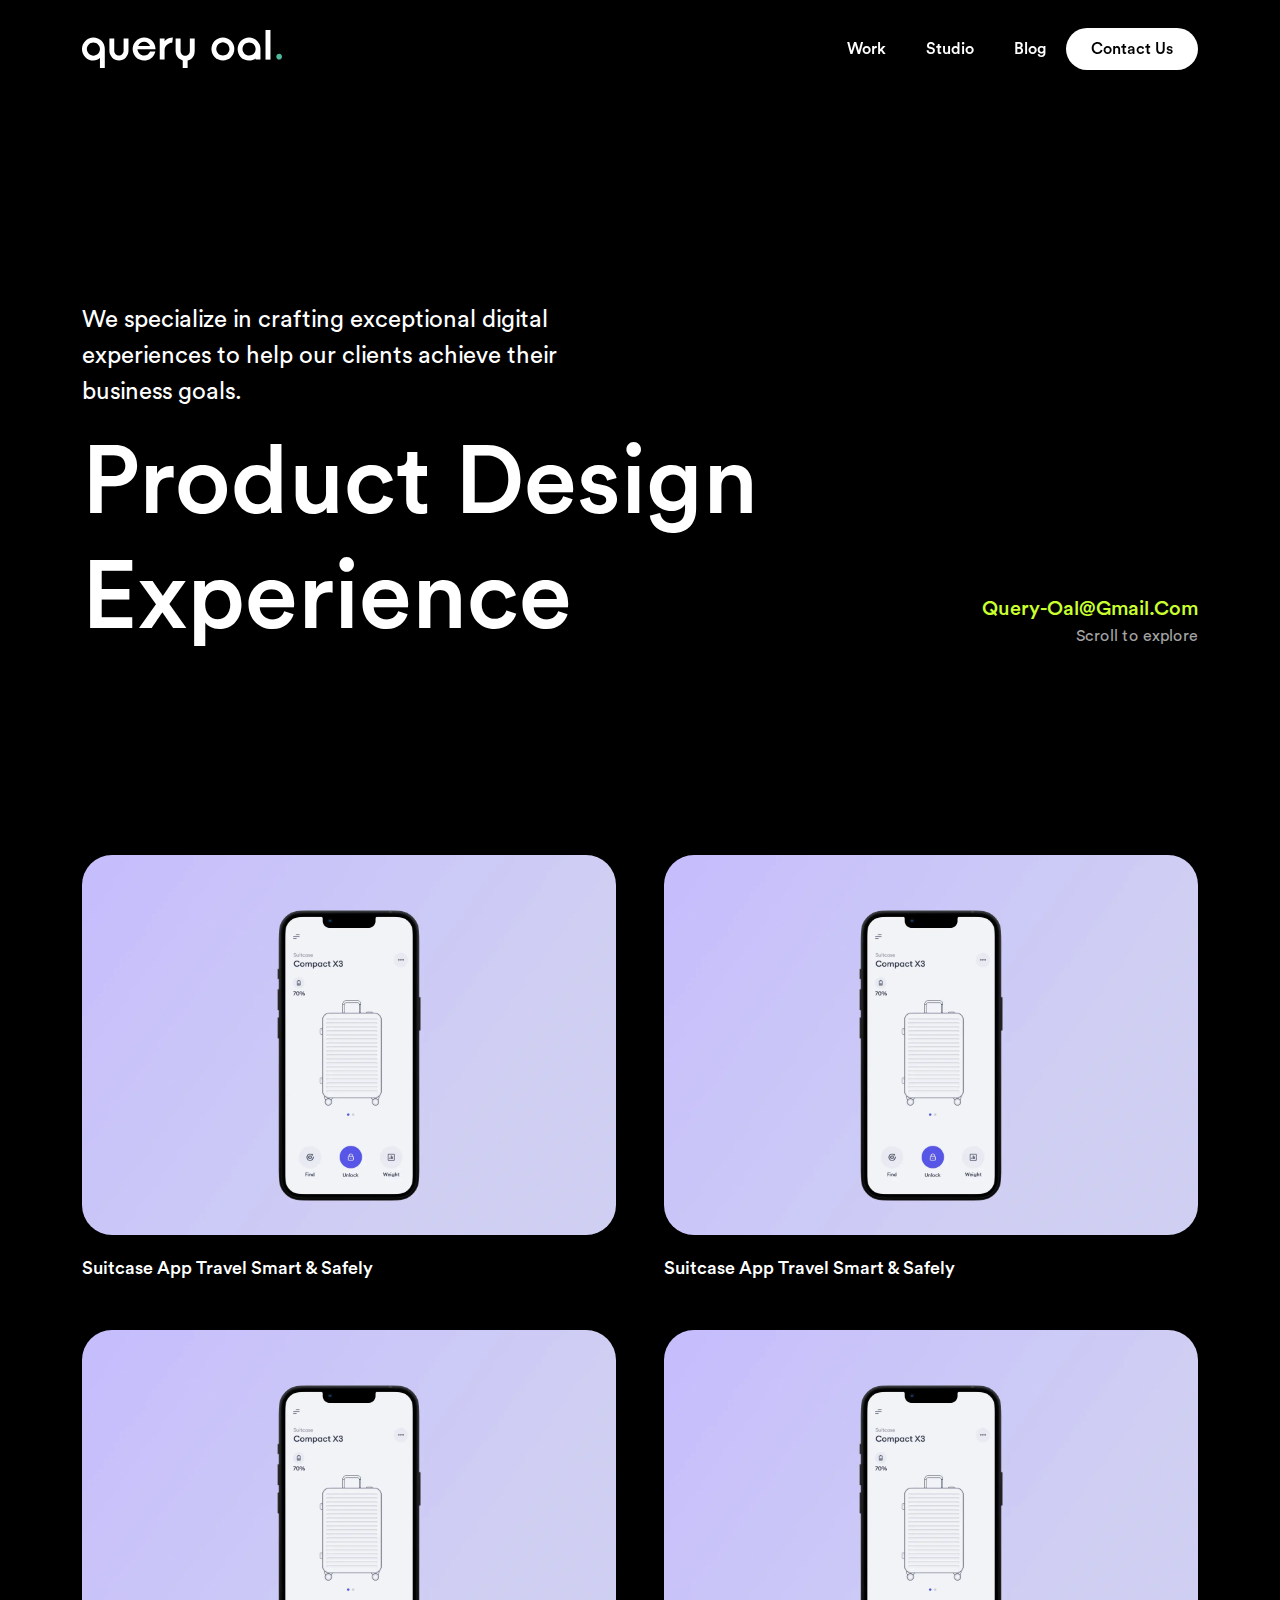
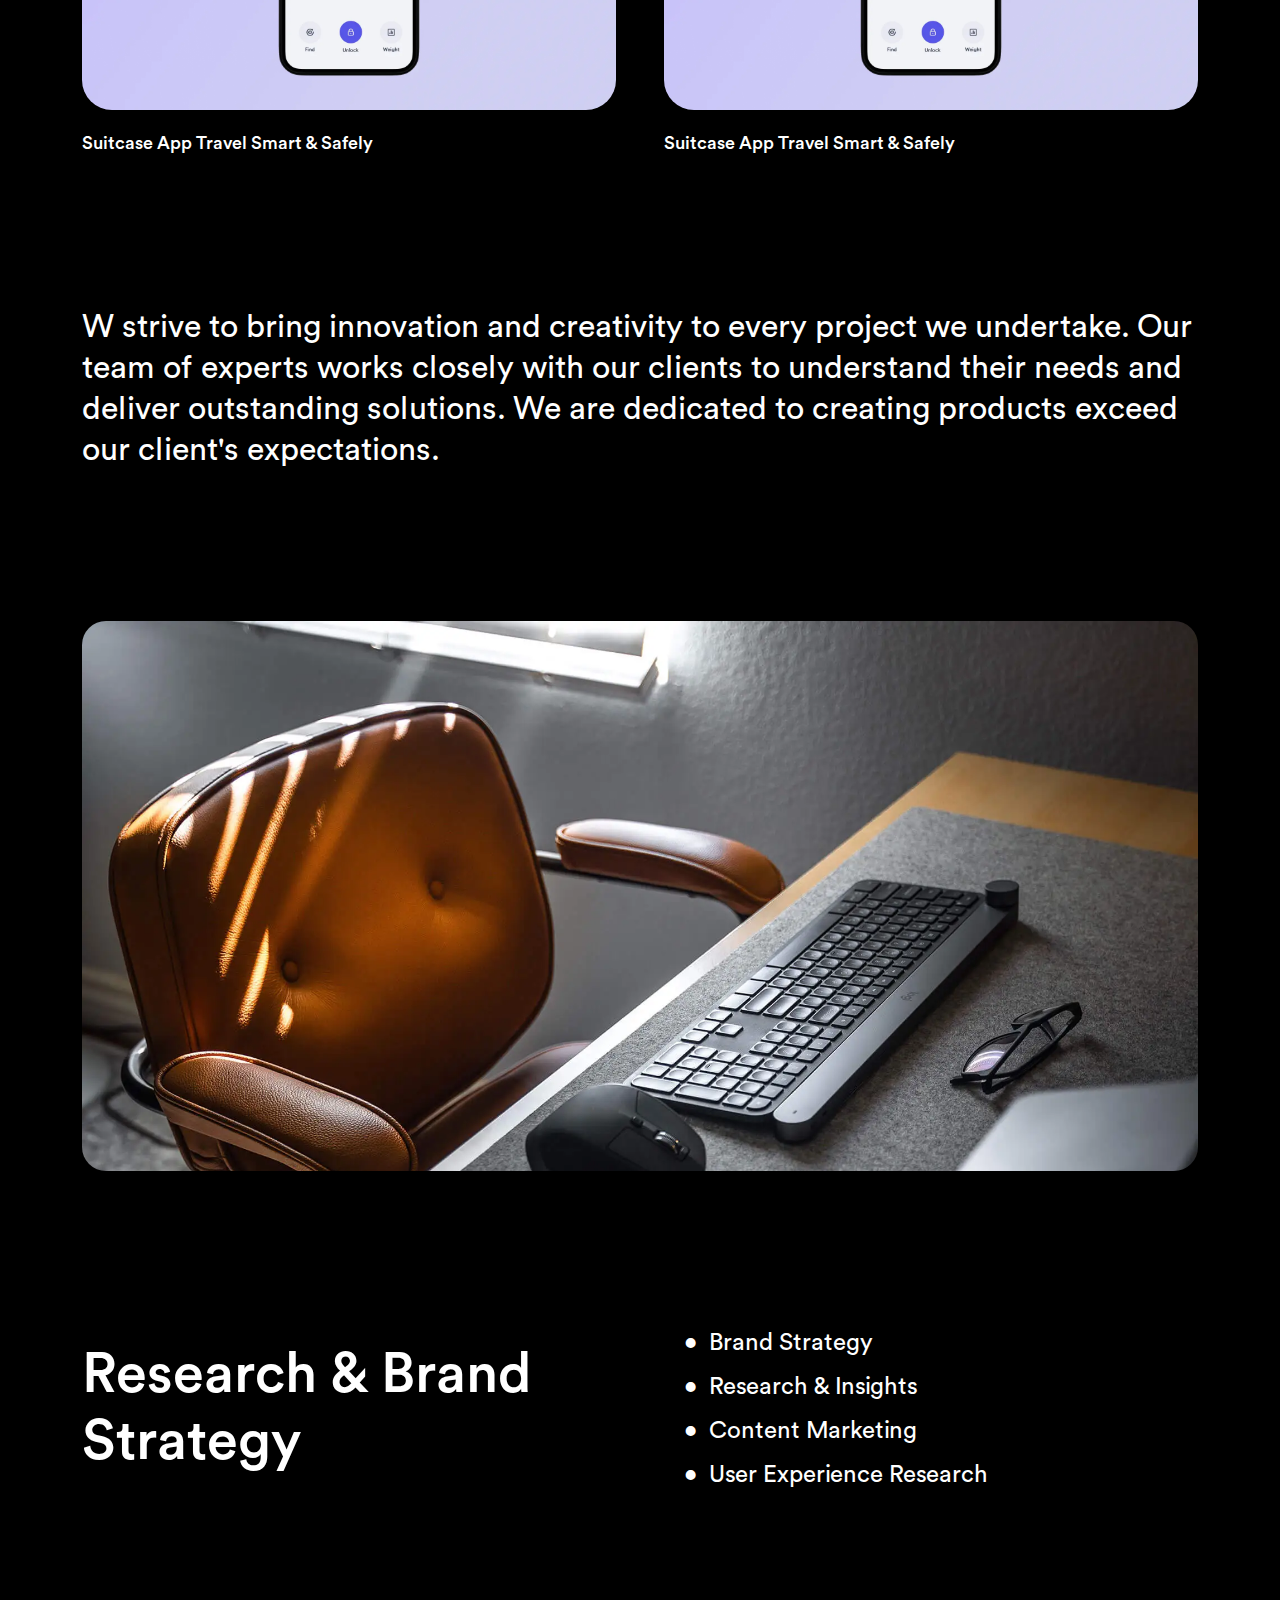
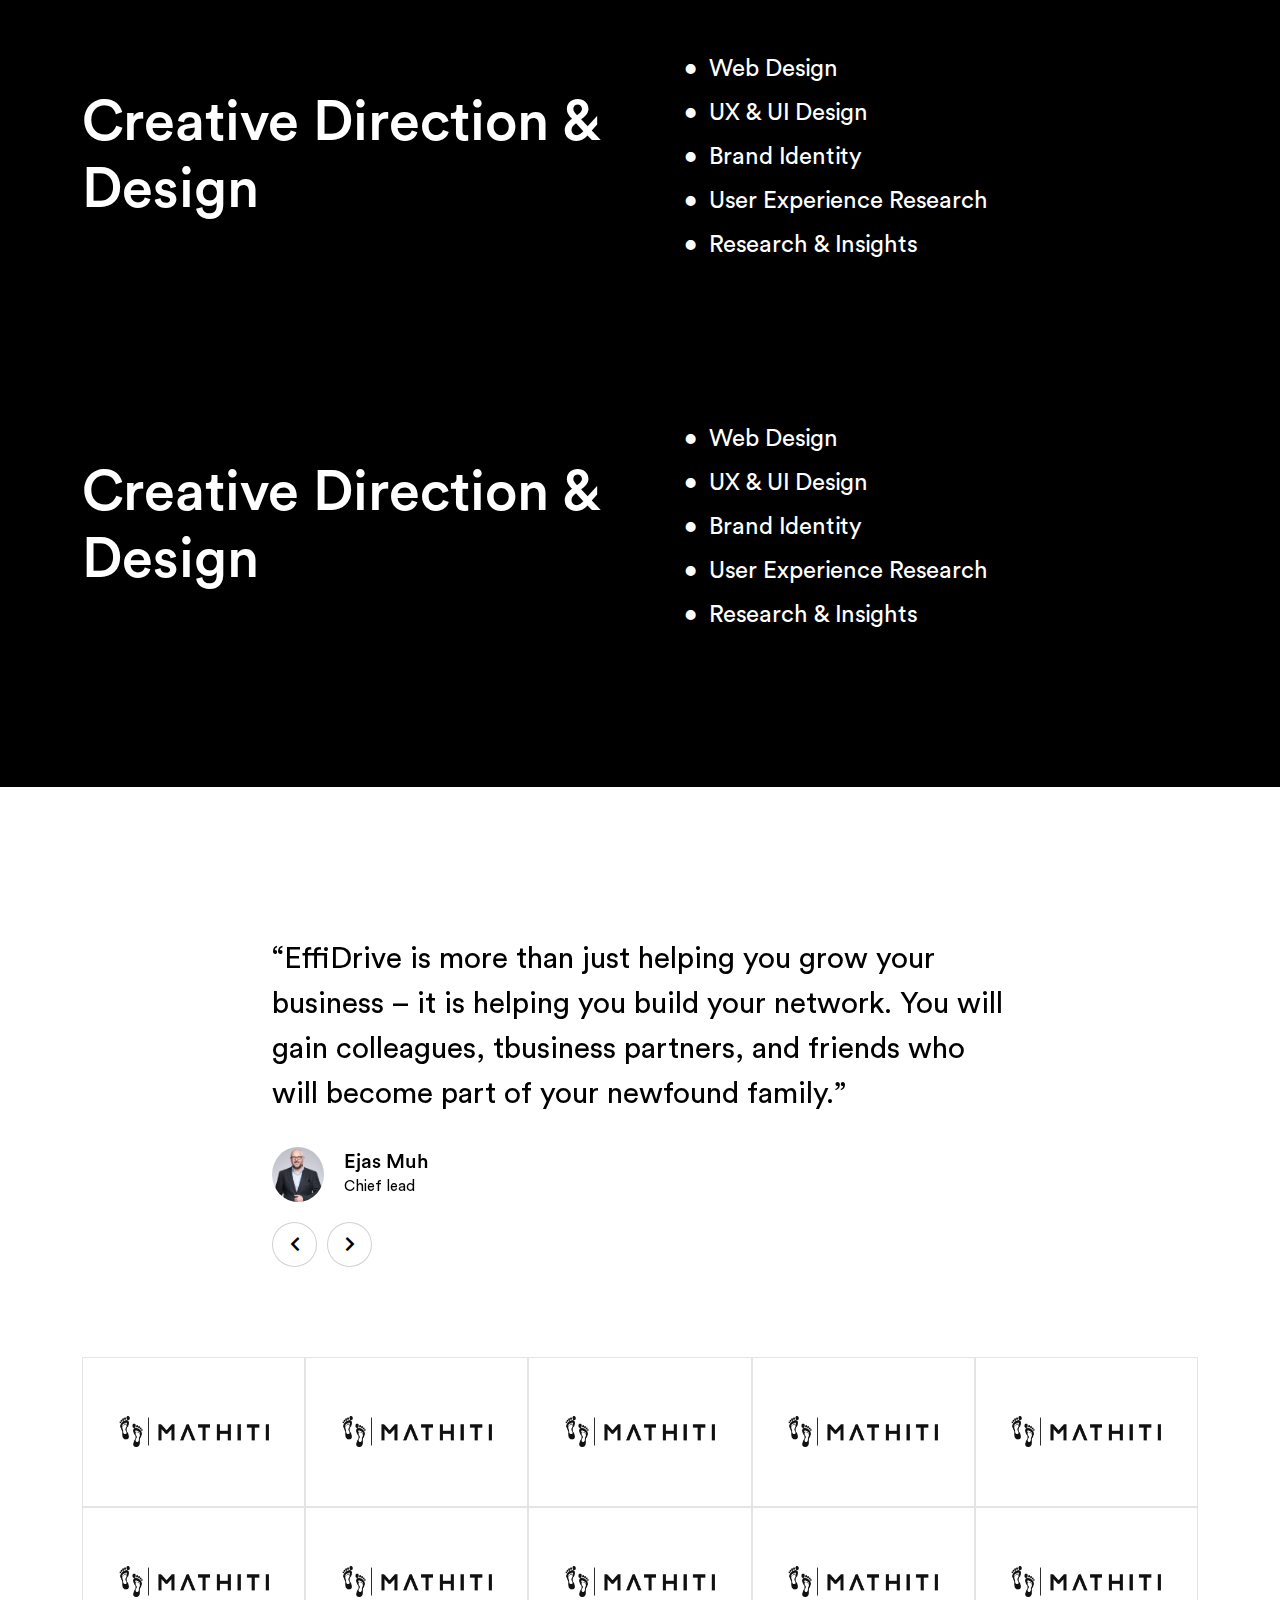
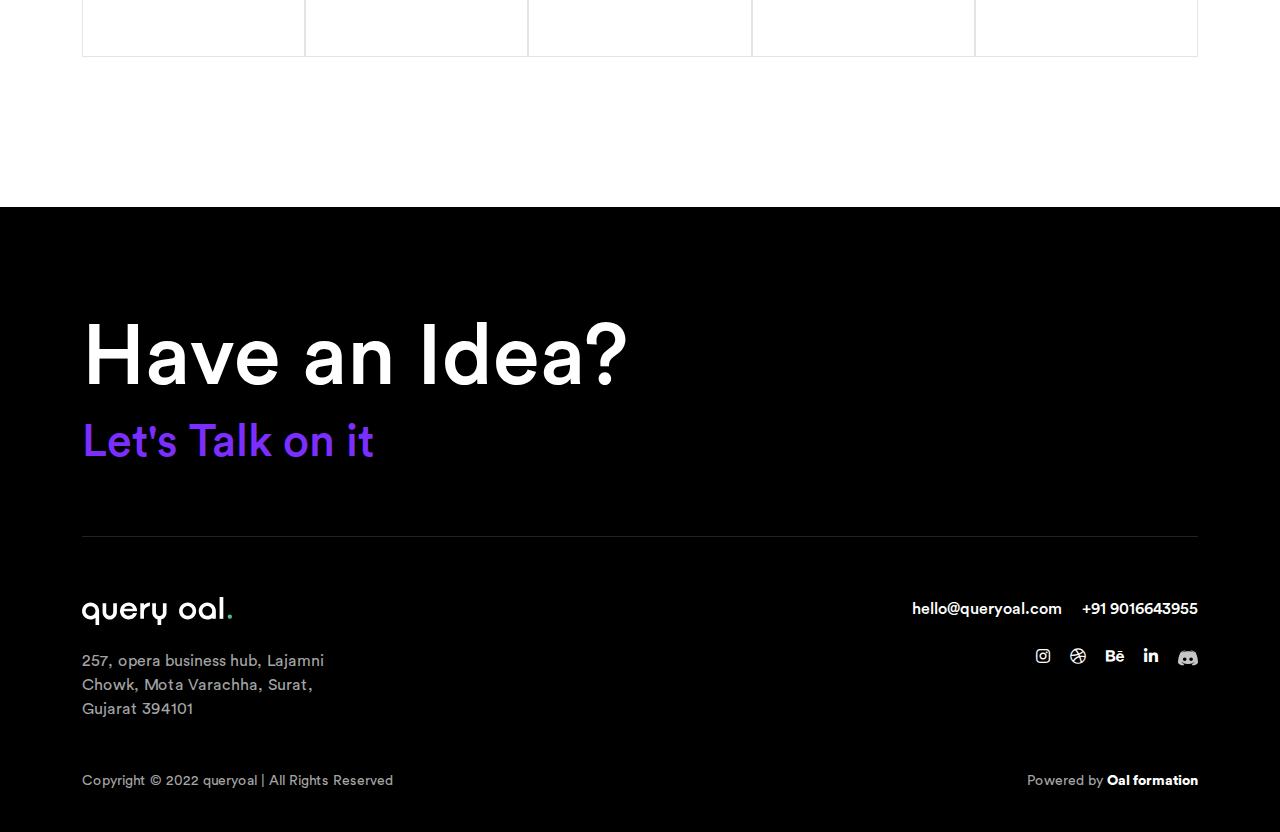
<file: index.html>
<!DOCTYPE html>
<html lang="en">
  <head>
    <meta charset="UTF-8" />
    <meta http-equiv="X-UA-Compatible" content="IE=edge" />
    <meta name="viewport" content="width=device-width, initial-scale=1.0" />
    <title>Query-Oal</title>
    <link rel="shortcut icon" href="img/favicon.svg" type="image/x-icon" />
    <link rel="stylesheet" href="css/animate.css" />
    <link rel="stylesheet" href="css/bootstrap.min.css" />
    <link rel="stylesheet" href="css/style.css" />
    <link
      rel="stylesheet"
      href="https://pro.fontawesome.com/releases/v5.13.0/css/all.css"
    />
  </head>
  <body>
    <nav class="navbar navbar-expand-lg fixed-top header-wrap">
      <div class="container">
        <a class="navbar-brand" href="index.html">
          <img src="img/Logo.svg" alt="Logo" class="img-fluid" />
        </a>
        <button
          class="navbar-toggler"
          type="button"
          data-bs-toggle="collapse"
          data-bs-target="#navbarNav"
          aria-controls="navbarNav"
          aria-expanded="false"
          aria-label="Toggle navigation"
        >
          <img src="img/menu.svg" alt="menu" class="img-fluid" />
        </button>
        <div
          class="collapse navbar-collapse justify-content-end"
          id="navbarNav"
        >
          <ul class="navbar-nav">
            <li class="nav-item">
              <a class="nav-link" href="Work.html">Work</a>
            </li>
            <li class="nav-item">
              <a class="nav-link" href="Studio.html">Studio</a>
            </li>
            <li class="nav-item">
              <a class="nav-link" href="Project.html">Blog</a>
            </li>
            <li class="nav-item cmn-btn">
              <a class="nav-link" href="Contact.html">Contact Us</a>
            </li>
          </ul>
        </div>
      </div>
    </nav>
    <!-- Banner-section -->
    <section class="banner-section">
      <div class="container">
        <div class="banner-inner">
          <div class="row align-items-end">
            <div class="col-lg-8">
              <div class="banner-dec">
                <p>
                  We specialize in crafting exceptional digital experiences to
                  help our clients achieve their business goals.
                </p>
                <h1>Product Design Experience</h1>
              </div>
            </div>
            <div class="col-lg-4">
              <div class="banner-soc">
                <a href="#">Query-Oal@gmail.com</a>
                <p
                  class="wow fadeInUp"
                  data-wow-duration="0.7s"
                  data-wow-delay="0.2s"
                >
                  Scroll to explore
                </p>
              </div>
            </div>
          </div>
        </div>
      </div>
    </section>
    <!-- Project-section -->
    <section class="Project-section section-gab">
      <div class="container">
        <div class="row g-5">
          <div class="col-md-6">
            <div class="project-wrap-list">
              <a href="#">
                <div class="project-wrap-img">
                  <img
                    src="img/project1.webp"
                    alt="project1"
                    class="img-fluid"
                  />
                  <div class="project-wrap-arrow">
                    <img
                      src="img/arrow-right-black.svg"
                      alt="arrow-right-black"
                      class="img-fluid"
                    />
                  </div>
                </div>
                <p>Suitcase App Travel Smart & Safely</p>
              </a>
            </div>
          </div>
          <div class="col-md-6">
            <div class="project-wrap-list">
              <a href="#">
                <div class="project-wrap-img">
                  <img
                    src="img/project1.webp"
                    alt="project1"
                    class="img-fluid"
                  />
                  <div class="project-wrap-arrow">
                    <img
                      src="img/arrow-right-black.svg"
                      alt="arrow-right-black"
                      class="img-fluid"
                    />
                  </div>
                </div>
                <p>Suitcase App Travel Smart & Safely</p>
              </a>
            </div>
          </div>
          <div class="col-md-6">
            <div class="project-wrap-list">
              <a href="#">
                <div class="project-wrap-img">
                  <img
                    src="img/project1.webp"
                    alt="project1"
                    class="img-fluid"
                  />
                  <div class="project-wrap-arrow">
                    <img
                      src="img/arrow-right-black.svg"
                      alt="arrow-right-black"
                      class="img-fluid"
                    />
                  </div>
                </div>
                <p>Suitcase App Travel Smart & Safely</p>
              </a>
            </div>
          </div>
          <div class="col-md-6">
            <div class="project-wrap-list">
              <a href="#">
                <div class="project-wrap-img">
                  <img
                    src="img/project1.webp"
                    alt="project1"
                    class="img-fluid"
                  />
                  <div class="project-wrap-arrow">
                    <img
                      src="img/arrow-right-black.svg"
                      alt="arrow-right-black"
                      class="img-fluid"
                    />
                  </div>
                </div>
                <p>Suitcase App Travel Smart & Safely</p>
              </a>
            </div>
          </div>
        </div>
      </div>
    </section>
    <!-- innovation-section -->
    <section class="innovation-section section-gab">
      <div class="container">
        <div class="innovation-inner">
          <h3>
            W strive to bring innovation and creativity to every project we
            undertake. Our team of experts works closely with our clients to
            understand their needs and deliver outstanding solutions. We are
            dedicated to creating products exceed our client's expectations.
          </h3>
          <div class="innovation-img">
            <img src="img/innovation.webp" alt="innovation" class="img-fluid" />
          </div>
        </div>
      </div>
    </section>
    <!-- studio-work -->
    <section class="studio-work section-gab">
      <div class="container">
        <div class="row align-items-center">
          <div class="col-lg-6">
            <div class="studio-work-title">
              <h2>Research & Brand Strategy</h2>
            </div>
          </div>
          <div class="col-lg-6">
            <div class="studio-work-list">
              <ul>
                <li>Brand Strategy</li>
                <li>Research & Insights</li>
                <li>Content Marketing</li>
                <li>User Experience Research</li>
              </ul>
            </div>
          </div>
        </div>
      </div>
    </section>
    <!-- studio-work -->
    <section class="studio-work section-gab">
      <div class="container">
        <div class="row align-items-center">
          <div class="col-lg-6">
            <div class="studio-work-title">
              <h2>Creative Direction & Design</h2>
            </div>
          </div>
          <div class="col-lg-6">
            <div class="studio-work-list">
              <ul>
                <li>Web Design</li>
                <li>UX & UI Design</li>
                <li>Brand Identity</li>
                <li>User Experience Research</li>
                <li>Research & Insights</li>
              </ul>
            </div>
          </div>
        </div>
      </div>
    </section>
    <!-- studio-work -->
    <section class="studio-work section-gab">
      <div class="container">
        <div class="row align-items-center">
          <div class="col-lg-6">
            <div class="studio-work-title">
              <h2>Creative Direction & Design</h2>
            </div>
          </div>
          <div class="col-lg-6">
            <div class="studio-work-list">
              <ul>
                <li>Web Design</li>
                <li>UX & UI Design</li>
                <li>Brand Identity</li>
                <li>User Experience Research</li>
                <li>Research & Insights</li>
              </ul>
            </div>
          </div>
        </div>
      </div>
    </section>
    <!-- testimonial-section-->
    <section class="testimonial-section">
      <div class="container">
        <div class="row align-items-center justify-content-center">
          <div class="col-lg-8 col-md-12 col-sm-12">
            <div class="testimonial-inner">
              <div
                id="carouselExampleCaptions"
                class="carousel slide"
                data-bs-ride="carousel"
              >
                <div class="carousel-inner">
                  <div class="carousel-item active">
                    <div class="row">
                      <div class="t-card">
                        <div class="card-dec">
                          <p>
                            “EffiDrive is more than just helping you grow your
                            business – it is helping you build your network. You
                            will gain colleagues, tbusiness partners, and
                            friends who will become part of your newfound
                            family.”
                          </p>
                          <div class="profile-mobile">
                            <img
                              src="img/testimonials1.png"
                              alt="testimonials1"
                              class="img-fluid"
                            />
                            <div class="t-card-bom">
                              <h4>Ejas Muh</h4>
                              <p>Chief lead</p>
                            </div>
                          </div>
                        </div>
                      </div>
                    </div>
                  </div>
                  <div class="carousel-item">
                    <div class="row">
                      <div class="t-card">
                        <div class="card-dec">
                          <p>
                            “EffiDrive is more than just helping you grow your
                            business – it is helping you build your network. You
                            will gain colleagues, tbusiness partners, and
                            friends who will become part of your newfound
                            family.”
                          </p>
                          <div class="profile-mobile">
                            <img
                              src="img/testimonials1.png"
                              alt="testimonials1"
                              class="img-fluid"
                            />
                            <div class="t-card-bom">
                              <h4>Ejas Muh</h4>
                              <p>Chief lead</p>
                            </div>
                          </div>
                        </div>
                      </div>
                    </div>
                  </div>
                  <div class="carousel-item">
                    <div class="row">
                      <div class="t-card">
                        <div class="card-dec">
                          <p>
                            “EffiDrive is more than just helping you grow your
                            business – it is helping you build your network. You
                            will gain colleagues, tbusiness partners, and
                            friends who will become part of your newfound
                            family.”
                          </p>
                          <div class="profile-mobile">
                            <img
                              src="img/testimonials1.png"
                              alt="testimonials1"
                              class="img-fluid"
                            />
                            <div class="t-card-bom">
                              <h4>Ejas Muh</h4>
                              <p>Chief lead</p>
                            </div>
                          </div>
                        </div>
                      </div>
                    </div>
                  </div>
                </div>
              </div>
              <div class="controls push-right carousel-list-btn">
                <a
                  class="left fa fa-chevron-left btn btn-outline-light slide-arrow-left"
                  href="#carouselExampleCaptions"
                  data-bs-slide="prev"
                ></a>
                <a
                  class="right fa fa-chevron-right btn btn-outline-light slide-arrow-right ml-3"
                  href="#carouselExampleCaptions"
                  data-bs-slide="next"
                ></a>
              </div>
            </div>
          </div>
        </div>
      </div>
    </section>
    <!-- company-section -->
    <section class="company-list">
      <div class="container">
        <div class="company-wrap">
          <div class="company-box">
            <img src="img/Frame.png" alt="Frame" class="img-fluid" />
          </div>
          <div class="company-box">
            <img src="img/Frame.png" alt="Frame" class="img-fluid" />
          </div>
          <div class="company-box">
            <img src="img/Frame.png" alt="Frame" class="img-fluid" />
          </div>
          <div class="company-box">
            <img src="img/Frame.png" alt="Frame" class="img-fluid" />
          </div>
          <div class="company-box">
            <img src="img/Frame.png" alt="Frame" class="img-fluid" />
          </div>
          <div class="company-box">
            <img src="img/Frame.png" alt="Frame" class="img-fluid" />
          </div>
          <div class="company-box">
            <img src="img/Frame.png" alt="Frame" class="img-fluid" />
          </div>
          <div class="company-box">
            <img src="img/Frame.png" alt="Frame" class="img-fluid" />
          </div>
          <div class="company-box">
            <img src="img/Frame.png" alt="Frame" class="img-fluid" />
          </div>
          <div class="company-box">
            <img src="img/Frame.png" alt="Frame" class="img-fluid" />
          </div>
        </div>
      </div>
    </section>
    <!-- footer-section -->
    <div class="footer-section">
      <div class="container">
        <div class="footer-title">
          <h2>Have an Idea?</h2>
          <a href="#">Let's Talk on it</a>
        </div>
        <div class="footer-body">
          <div class="row">
            <div class="col-md-6">
              <div class="footer-logo">
                <img src="img/Logo.svg" alt="Logo" class="img-fluid mb-4" />
                <a href="#"
                  >257, opera business hub, Lajamni Chowk, Mota Varachha, Surat,
                  Gujarat 394101</a
                >
              </div>
            </div>
            <div class="col-md-6">
              <div class="footer-right">
                <ul>
                  <li><a href="#">hello@queryoal.com </a></li>
                  <li><a href="#">+91 9016643955</a></li>
                </ul>
                <ul class="social mt-4">
                  <li>
                    <a href="#"><i class="fab fa-instagram"></i></a>
                  </li>
                  <li>
                    <a href="#"><i class="fab fa-dribbble"></i></a>
                  </li>
                  <li>
                    <a href="#"><i class="fab fa-behance"></i></a>
                  </li>
                  <li>
                    <a href="#"><i class="fab fa-linkedin-in"></i></a>
                  </li>
                  <li>
                    <a href="#"
                      ><svg
                        width="20"
                        height="20"
                        viewBox="0 0 20 20"
                        fill="none"
                        xmlns="http://www.w3.org/2000/svg"
                      >
                        <path
                          d="M6.69386 9.48477C7.69269 9.48477 8.50175 10.2501 8.48344 11.1854C8.48344 12.1208 7.69436 12.8861 6.69386 12.8861C5.71167 12.8861 4.90261 12.1208 4.90261 11.1854C4.90261 10.2501 5.69336 9.48477 6.69386 9.48477ZM13.0997 9.48477C14.1002 9.48477 14.891 10.2501 14.891 11.1854C14.891 12.1208 14.1002 12.8861 13.0997 12.8861C12.1175 12.8861 11.3101 12.1208 11.3101 11.1854C11.3101 10.2501 12.0992 9.48477 13.0997 9.48477ZM14.7594 17.5C18.5434 17.3759 20 14.7857 20 14.7857C20 9.03579 17.5329 4.37427 17.5329 4.37427C15.0691 2.44742 12.7218 2.50014 12.7218 2.50014L12.4821 2.78585C15.3937 3.71442 16.7455 5.05454 16.7455 5.05454C15.1558 4.13956 13.4038 3.55683 11.5915 3.34027C10.4419 3.20762 9.28073 3.21905 8.13384 3.37428C8.03063 3.37428 7.94407 3.39299 7.84252 3.41C7.24322 3.46442 5.78658 3.69571 3.95539 4.53584C3.32279 4.83856 2.9449 5.05454 2.9449 5.05454C2.9449 5.05454 4.36657 3.64299 7.44798 2.71443L7.27651 2.50014C7.27651 2.50014 4.93091 2.44742 2.46546 4.37597C2.46546 4.37597 0 9.03579 0 14.7857C0 14.7857 1.43832 17.3742 5.22224 17.5C5.22224 17.5 5.85484 16.6973 6.3709 16.0187C4.19511 15.3385 3.3744 13.9099 3.3744 13.9099C3.3744 13.9099 3.5442 14.0357 3.85217 14.2143C3.86882 14.2313 3.88547 14.25 3.92043 14.267C3.97203 14.3045 4.02364 14.3215 4.07525 14.3572C4.50308 14.6072 4.93091 14.8027 5.32379 14.9643C6.0263 15.25 6.86532 15.5357 7.84252 15.733C9.30634 16.0261 10.8114 16.0319 12.2773 15.75C13.1312 15.5943 13.9643 15.3369 14.7594 14.983C15.3587 14.75 16.0263 14.4099 16.7288 13.9286C16.7288 13.9286 15.8731 15.3929 13.6291 16.0544C14.1435 16.733 14.7611 17.5 14.7611 17.5H14.7594Z"
                          fill="#F8F8F8"
                          fill-opacity="0.8"
                        ></path>
                      </svg>
                    </a>
                  </li>
                </ul>
              </div>
            </div>
          </div>
        </div>
        <div class="copyrights-section">
          <p>Copyright © 2022 queryoal | All Rights Reserved</p>
          <p>Powered by <a href="#">Oal formation</a></p>
        </div>
      </div>
    </div>
    <script src="js/bootstrap.bundle.min.js"></script>
    <script src="js/wow.min.js"></script>
    <script>
      new WOW().init();
    </script>
  </body>
</html>
</file>
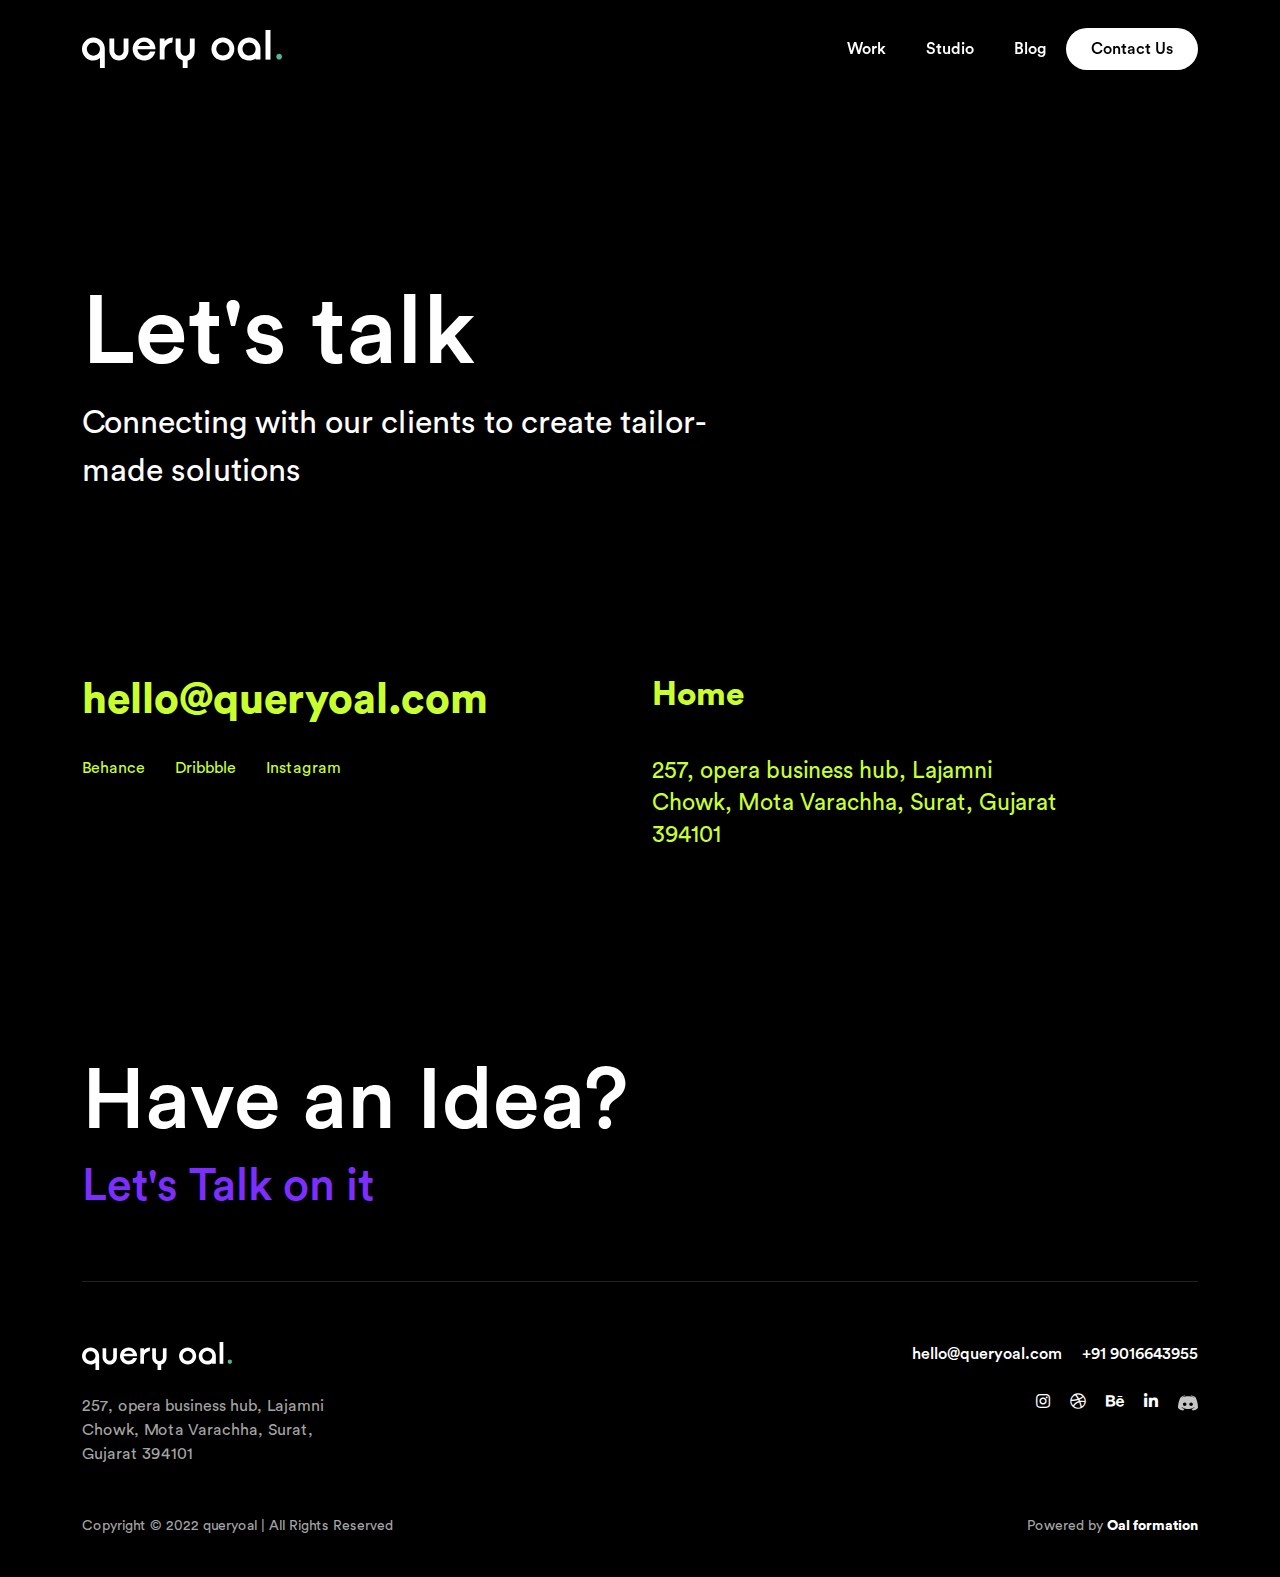
<file: Contact.html>
<!DOCTYPE html>
<html lang="en">
  <head>
    <meta charset="UTF-8" />
    <meta http-equiv="X-UA-Compatible" content="IE=edge" />
    <meta name="viewport" content="width=device-width, initial-scale=1.0" />
    <title>Query-Oal-Contact</title>
    <link rel="shortcut icon" href="img/favicon.svg" type="image/x-icon" />
    <link rel="stylesheet" href="css/animate.css" />
    <link rel="stylesheet" href="css/bootstrap.min.css" />
    <link rel="stylesheet" href="css/style.css" />
    <link
      rel="stylesheet"
      href="https://pro.fontawesome.com/releases/v5.13.0/css/all.css"
    />
  </head>
  <body>
    <nav class="navbar navbar-expand-lg fixed-top header-wrap">
      <div class="container">
        <a class="navbar-brand" href="index.html">
          <img src="img/Logo.svg" alt="Logo" class="img-fluid" />
        </a>
        <button
          class="navbar-toggler"
          type="button"
          data-bs-toggle="collapse"
          data-bs-target="#navbarNav"
          aria-controls="navbarNav"
          aria-expanded="false"
          aria-label="Toggle navigation"
        >
          <img src="img/menu.svg" alt="menu" class="img-fluid" />
        </button>
        <div
          class="collapse navbar-collapse justify-content-end"
          id="navbarNav"
        >
          <ul class="navbar-nav">
            <li class="nav-item">
              <a class="nav-link" href="Work.html">Work</a>
            </li>
            <li class="nav-item">
              <a class="nav-link" href="Studio.html">Studio</a>
            </li>
            <li class="nav-item">
              <a class="nav-link" href="Project.html">Blog</a>
            </li>
            <li class="nav-item cmn-btn">
              <a class="nav-link" href="Contact.html">Contact Us</a>
            </li>
          </ul>
        </div>
      </div>
    </nav>
    <!-- contact-banner -->
    <!-- Banner-section -->
    <section class="banner-section contact-banner">
      <div class="container">
        <div class="banner-inner">
          <div class="row align-items-end">
            <div class="col-lg-8">
              <div class="banner-dec">
                <h1>Let's talk</h1>
                <p>
                  Connecting with our clients to create tailor-made solutions
                </p>
              </div>
            </div>
          </div>
        </div>
      </div>
    </section>
    <!-- contact-section -->
    <section class="contact-section">
      <div class="container">
        <div class="row">
          <div class="col-md-6 align-items-center">
            <div class="contact-social">
              <a href="#">hello@queryoal.com</a>
              <ul>
                <li><a href="#">Behance </a></li>
                <li><a href="#">Dribbble </a></li>
                <li><a href="#"> Instagram</a></li>
              </ul>
            </div>
          </div>
          <div class="col-md-6">
            <div class="contact-location">
              <h3>Home</h3>
              <p>
                257, opera business hub, Lajamni Chowk, Mota Varachha, Surat,
                Gujarat 394101
              </p>
            </div>
          </div>
        </div>
      </div>
    </section>
    <!-- footer-section -->
    <div class="footer-section">
      <div class="container">
        <div class="footer-title">
          <h2>Have an Idea?</h2>
          <a href="#">Let's Talk on it</a>
        </div>
        <div class="footer-body">
          <div class="row">
            <div class="col-lg-6">
              <div class="footer-logo">
                <img src="img/Logo.svg" alt="Logo" class="img-fluid mb-4" />
                <a href="#"
                  >257, opera business hub, Lajamni Chowk, Mota Varachha, Surat,
                  Gujarat 394101</a
                >
              </div>
            </div>
            <div class="col-lg-6">
              <div class="footer-right">
                <ul>
                  <li><a href="#">hello@queryoal.com </a></li>
                  <li><a href="#">+91 9016643955</a></li>
                </ul>
                <ul class="social mt-4">
                  <li>
                    <a href="#"><i class="fab fa-instagram"></i></a>
                  </li>
                  <li>
                    <a href="#"><i class="fab fa-dribbble"></i></a>
                  </li>
                  <li>
                    <a href="#"><i class="fab fa-behance"></i></a>
                  </li>
                  <li>
                    <a href="#"><i class="fab fa-linkedin-in"></i></a>
                  </li>
                  <li>
                    <a href="#"
                      ><svg
                        width="20"
                        height="20"
                        viewBox="0 0 20 20"
                        fill="none"
                        xmlns="http://www.w3.org/2000/svg"
                      >
                        <path
                          d="M6.69386 9.48477C7.69269 9.48477 8.50175 10.2501 8.48344 11.1854C8.48344 12.1208 7.69436 12.8861 6.69386 12.8861C5.71167 12.8861 4.90261 12.1208 4.90261 11.1854C4.90261 10.2501 5.69336 9.48477 6.69386 9.48477ZM13.0997 9.48477C14.1002 9.48477 14.891 10.2501 14.891 11.1854C14.891 12.1208 14.1002 12.8861 13.0997 12.8861C12.1175 12.8861 11.3101 12.1208 11.3101 11.1854C11.3101 10.2501 12.0992 9.48477 13.0997 9.48477ZM14.7594 17.5C18.5434 17.3759 20 14.7857 20 14.7857C20 9.03579 17.5329 4.37427 17.5329 4.37427C15.0691 2.44742 12.7218 2.50014 12.7218 2.50014L12.4821 2.78585C15.3937 3.71442 16.7455 5.05454 16.7455 5.05454C15.1558 4.13956 13.4038 3.55683 11.5915 3.34027C10.4419 3.20762 9.28073 3.21905 8.13384 3.37428C8.03063 3.37428 7.94407 3.39299 7.84252 3.41C7.24322 3.46442 5.78658 3.69571 3.95539 4.53584C3.32279 4.83856 2.9449 5.05454 2.9449 5.05454C2.9449 5.05454 4.36657 3.64299 7.44798 2.71443L7.27651 2.50014C7.27651 2.50014 4.93091 2.44742 2.46546 4.37597C2.46546 4.37597 0 9.03579 0 14.7857C0 14.7857 1.43832 17.3742 5.22224 17.5C5.22224 17.5 5.85484 16.6973 6.3709 16.0187C4.19511 15.3385 3.3744 13.9099 3.3744 13.9099C3.3744 13.9099 3.5442 14.0357 3.85217 14.2143C3.86882 14.2313 3.88547 14.25 3.92043 14.267C3.97203 14.3045 4.02364 14.3215 4.07525 14.3572C4.50308 14.6072 4.93091 14.8027 5.32379 14.9643C6.0263 15.25 6.86532 15.5357 7.84252 15.733C9.30634 16.0261 10.8114 16.0319 12.2773 15.75C13.1312 15.5943 13.9643 15.3369 14.7594 14.983C15.3587 14.75 16.0263 14.4099 16.7288 13.9286C16.7288 13.9286 15.8731 15.3929 13.6291 16.0544C14.1435 16.733 14.7611 17.5 14.7611 17.5H14.7594Z"
                          fill="#F8F8F8"
                          fill-opacity="0.8"
                        ></path>
                      </svg>
                    </a>
                  </li>
                </ul>
              </div>
            </div>
          </div>
        </div>
        <div class="copyrights-section">
          <p>Copyright © 2022 queryoal | All Rights Reserved</p>
          <p>Powered by <a href="#">Oal formation</a></p>
        </div>
      </div>
    </div>
    <script src="js/bootstrap.bundle.min.js"></script>
    <script src="js/wow.min.js"></script>
    <script>
      new WOW().init();
    </script>
  </body>
</html>
</file>
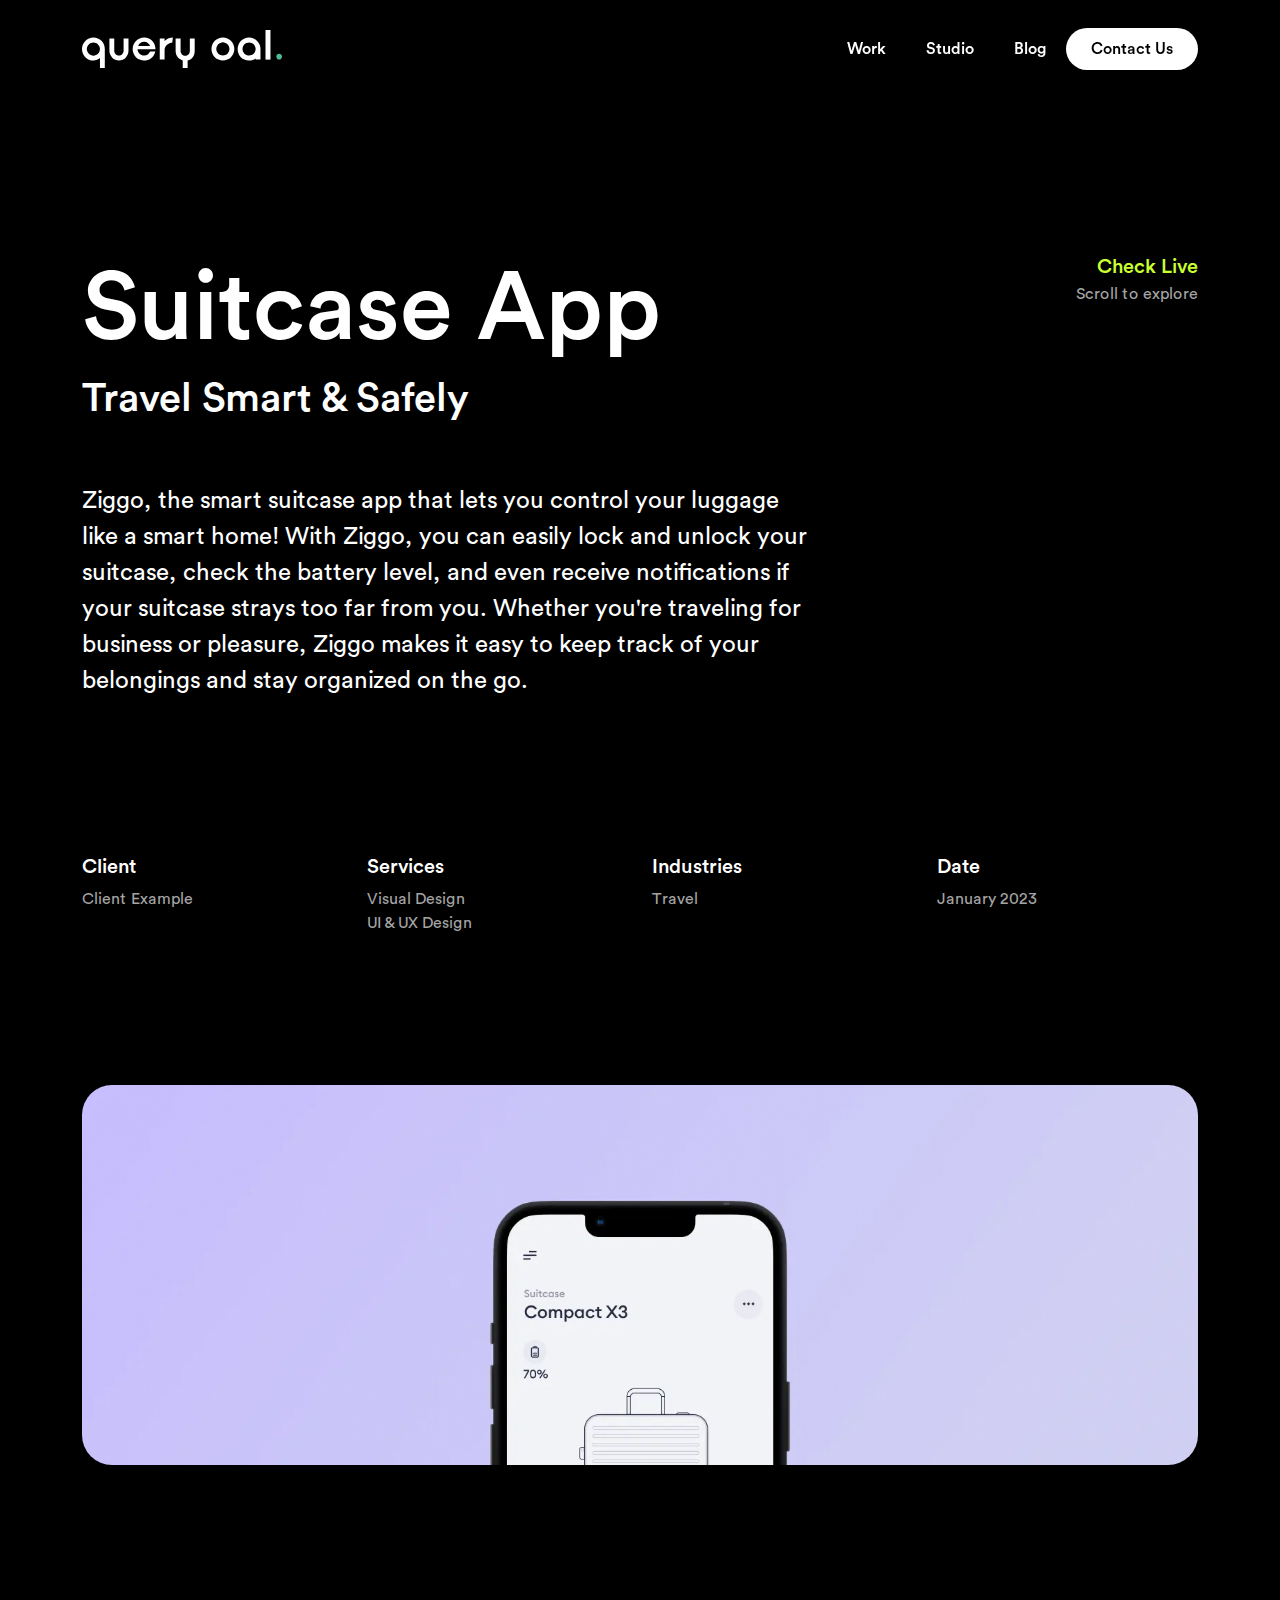
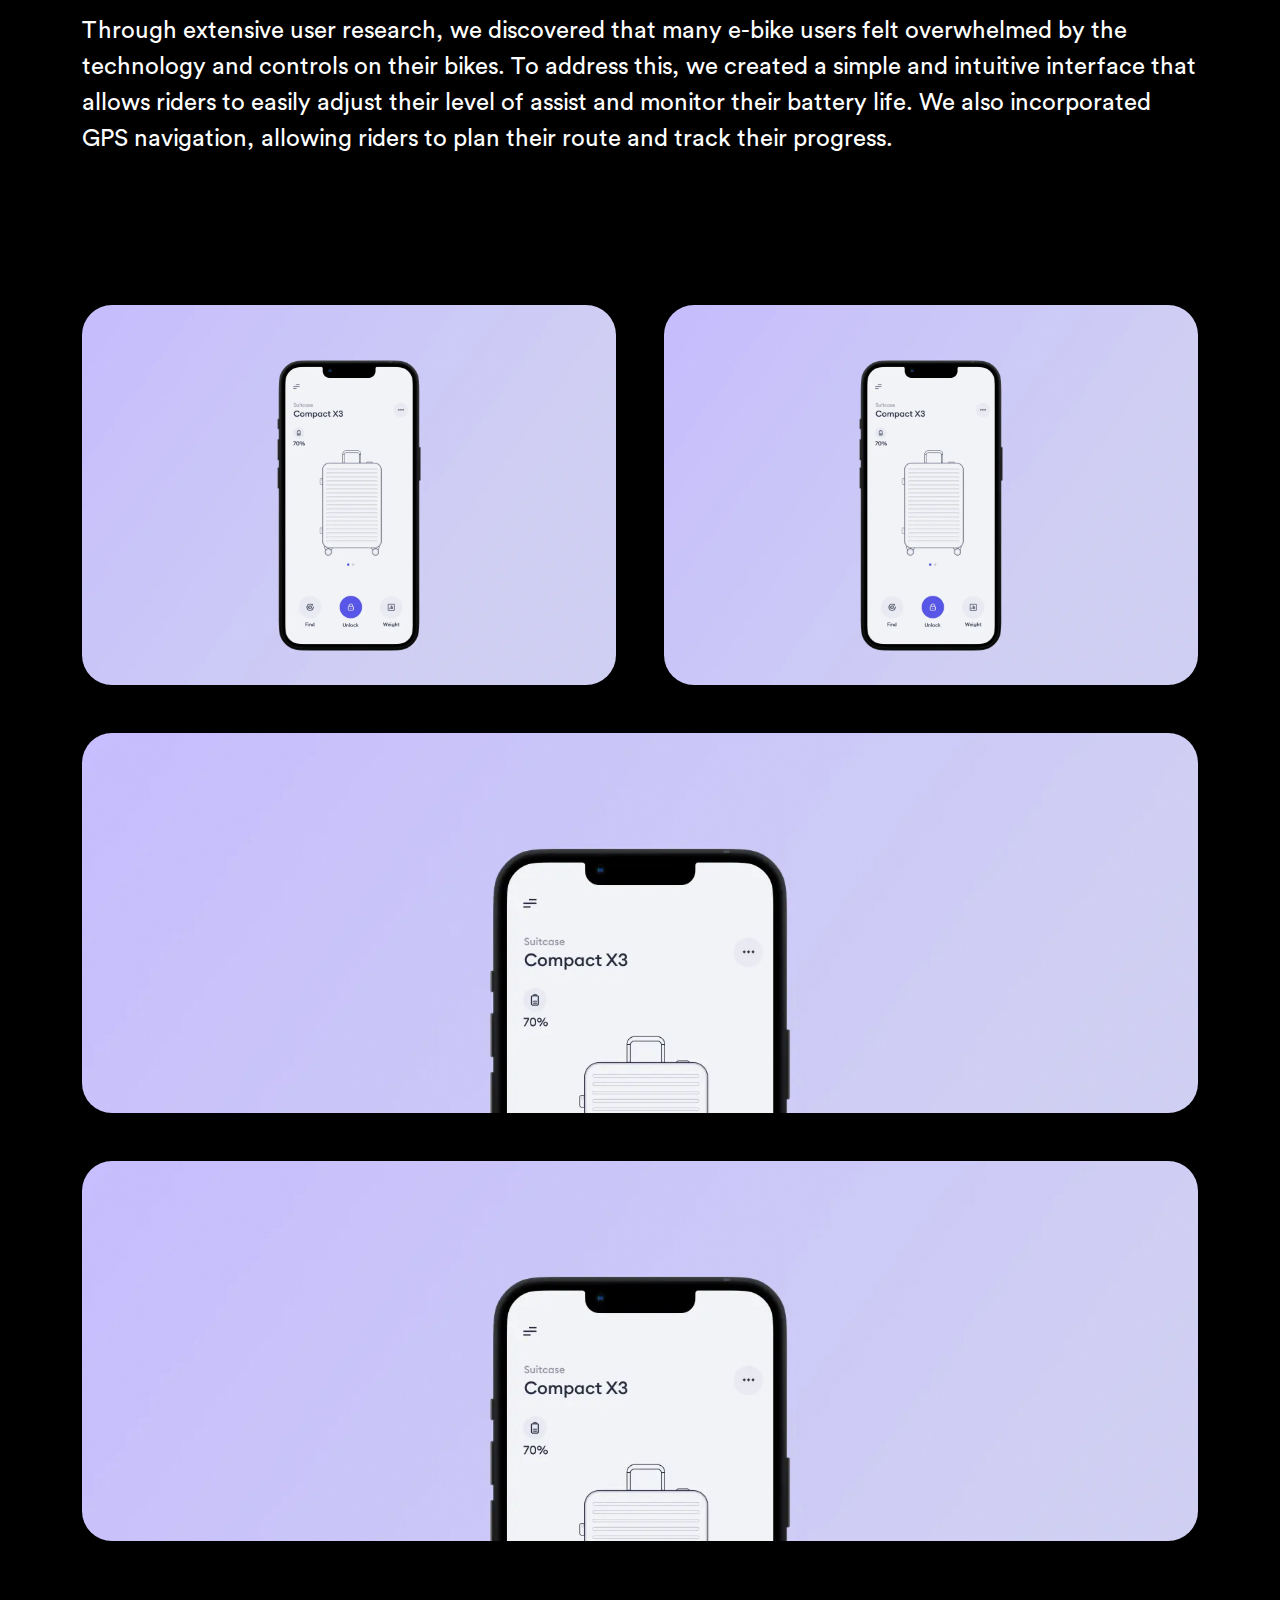
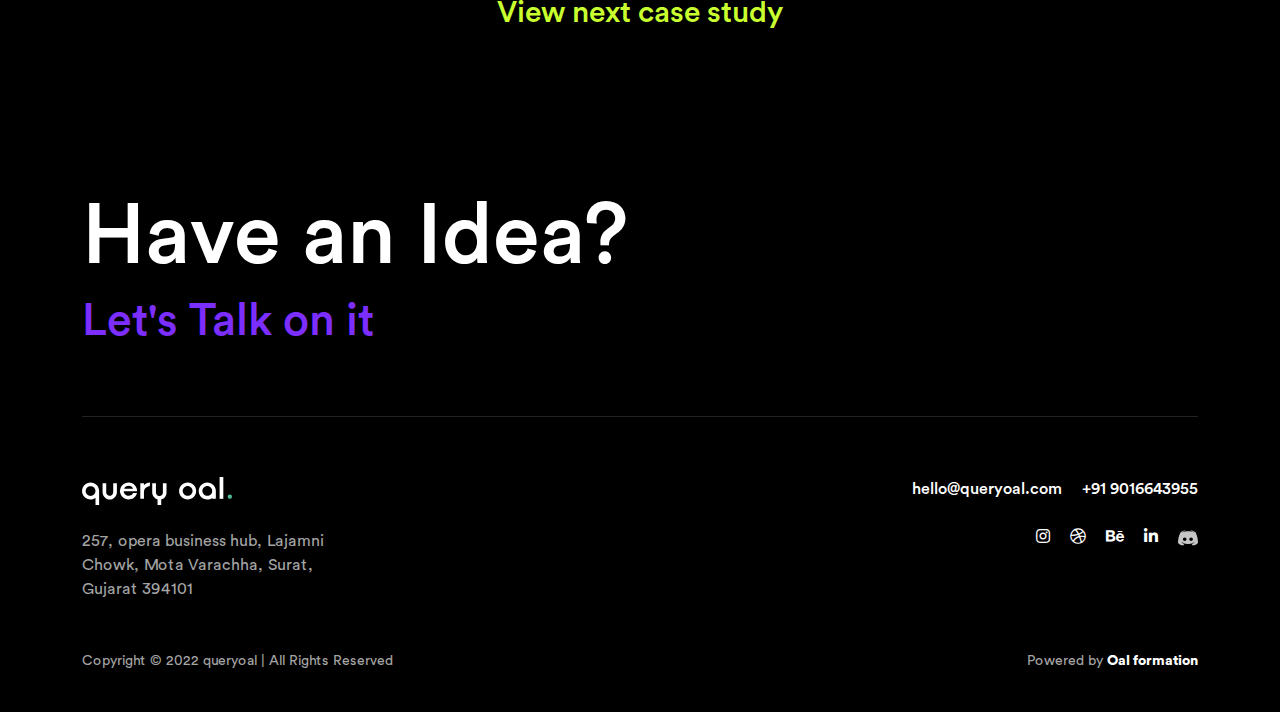
<file: Project.html>
<!DOCTYPE html>
<html lang="en">
  <head>
    <meta charset="UTF-8" />
    <meta http-equiv="X-UA-Compatible" content="IE=edge" />
    <meta name="viewport" content="width=device-width, initial-scale=1.0" />
    <title>Query-Oal-Project</title>
    <link rel="shortcut icon" href="img/favicon.svg" type="image/x-icon" />
    <link rel="stylesheet" href="css/animate.css" />
    <link rel="stylesheet" href="css/bootstrap.min.css" />
    <link rel="stylesheet" href="css/style.css" />
    <link
      rel="stylesheet"
      href="https://pro.fontawesome.com/releases/v5.13.0/css/all.css"
    />
  </head>
  <body>
    <nav class="navbar navbar-expand-lg fixed-top header-wrap">
      <div class="container">
        <a class="navbar-brand" href="index.html">
          <img src="img/Logo.svg" alt="Logo" class="img-fluid" />
        </a>
        <button
          class="navbar-toggler"
          type="button"
          data-bs-toggle="collapse"
          data-bs-target="#navbarNav"
          aria-controls="navbarNav"
          aria-expanded="false"
          aria-label="Toggle navigation"
        >
          <img src="img/menu.svg" alt="menu" class="img-fluid" />
        </button>
        <div
          class="collapse navbar-collapse justify-content-end"
          id="navbarNav"
        >
          <ul class="navbar-nav">
            <li class="nav-item">
              <a class="nav-link" href="Work.html">Work</a>
            </li>
            <li class="nav-item">
              <a class="nav-link" href="Studio.html">Studio</a>
            </li>
            <li class="nav-item">
              <a class="nav-link" href="Project.html">Blog</a>
            </li>
            <li class="nav-item cmn-btn">
              <a class="nav-link" href="Contact.html">Contact Us</a>
            </li>
          </ul>
        </div>
      </div>
    </nav>
    <!-- Banner-section -->
    <section class="banner-section banner-project">
      <div class="container">
        <div class="banner-inner">
          <div class="row align-items-start">
            <div class="col-lg-8">
              <div class="banner-dec">
                <h1>Suitcase App</h1>
                <h3>Travel Smart & Safely</h3>
                <p>
                  Ziggo, the smart suitcase app that lets you control your
                  luggage like a smart home! With Ziggo, you can easily lock and
                  unlock your suitcase, check the battery level, and even
                  receive notifications if your suitcase strays too far from
                  you. Whether you're traveling for business or pleasure, Ziggo
                  makes it easy to keep track of your belongings and stay
                  organized on the go.
                </p>
              </div>
            </div>
            <div class="col-lg-4">
              <div class="banner-soc">
                <a href="#">check live</a>
                <p
                  class="wow fadeInUp"
                  data-wow-duration="0.7s"
                  data-wow-delay="0.2s"
                >
                  Scroll to explore
                </p>
              </div>
            </div>
          </div>
        </div>
      </div>
    </section>
    <!-- clients-wrap-sec -->
    <section class="clients-wrap-sec">
      <div class="container">
        <div class="row">
          <div class="col-md-3 col-6">
            <div class="clients-wrap-sec-inner">
              <h4>Client</h4>
              <p>Client Example</p>
            </div>
          </div>
          <div class="col-md-3 col-6">
            <div class="clients-wrap-sec-inner">
              <h4>Services</h4>
              <p>
                Visual Design <br />
                UI & UX Design
              </p>
            </div>
          </div>
          <div class="col-md-3 col-6">
            <div class="clients-wrap-sec-inner">
              <h4>Industries</h4>
              <p>Travel</p>
            </div>
          </div>
          <div class="col-md-3 col-6">
            <div class="clients-wrap-sec-inner">
              <h4>Date</h4>
              <p>January 2023</p>
            </div>
          </div>
        </div>
      </div>
    </section>
    <!-- Project-section -->
    <section class="Project-section Project-section-sec section-gab">
      <div class="container">
        <div class="row g-5">
          <div class="col-lg-12">
            <div class="project-wrap-list">
              <a href="#">
                <div class="project-wrap-img project-wrap-img-full">
                  <img
                    src="img/project1.webp"
                    alt="project1"
                    class="img-fluid"
                  />
                </div>
              </a>
            </div>
          </div>
          <div class="col-lg-12">
            <div class="project-text-wrap">
              <p>
                Through extensive user research, we discovered that many e-bike
                users felt overwhelmed by the technology and controls on their
                bikes. To address this, we created a simple and intuitive
                interface that allows riders to easily adjust their level of
                assist and monitor their battery life. We also incorporated GPS
                navigation, allowing riders to plan their route and track their
                progress.
              </p>
            </div>
          </div>
          <div class="col-lg-6">
            <div class="project-wrap-list">
              <a href="#">
                <div class="project-wrap-img">
                  <img
                    src="img/project1.webp"
                    alt="project1"
                    class="img-fluid"
                  />
                </div>
              </a>
            </div>
          </div>
          <div class="col-lg-6">
            <div class="project-wrap-list">
              <a href="#">
                <div class="project-wrap-img">
                  <img
                    src="img/project1.webp"
                    alt="project1"
                    class="img-fluid"
                  />
                </div>
              </a>
            </div>
          </div>
          <div class="col-lg-12">
            <div class="project-wrap-list">
              <a href="#">
                <div class="project-wrap-img project-wrap-img-full">
                  <img
                    src="img/project1.webp"
                    alt="project1"
                    class="img-fluid"
                  />
                </div>
              </a>
            </div>
          </div>
          <div class="col-lg-12">
            <div class="project-wrap-list">
              <a href="#">
                <div class="project-wrap-img project-wrap-img-full">
                  <img
                    src="img/project1.webp"
                    alt="project1"
                    class="img-fluid"
                  />
                </div>
              </a>
            </div>
          </div>
        </div>
      </div>
      <div class="view-more">
        <a href="#">View next case study</a>
      </div>
    </section>

    <!-- footer-section -->
    <div class="footer-section">
      <div class="container">
        <div class="footer-title">
          <h2>Have an Idea?</h2>
          <a href="#">Let's Talk on it</a>
        </div>
        <div class="footer-body">
          <div class="row">
            <div class="col-lg-6">
              <div class="footer-logo">
                <img src="img/Logo.svg" alt="Logo" class="img-fluid mb-4" />
                <a href="#"
                  >257, opera business hub, Lajamni Chowk, Mota Varachha, Surat,
                  Gujarat 394101</a
                >
              </div>
            </div>
            <div class="col-lg-6">
              <div class="footer-right">
                <ul>
                  <li><a href="#">hello@queryoal.com </a></li>
                  <li><a href="#">+91 9016643955</a></li>
                </ul>
                <ul class="social mt-4">
                  <li>
                    <a href="#"><i class="fab fa-instagram"></i></a>
                  </li>
                  <li>
                    <a href="#"><i class="fab fa-dribbble"></i></a>
                  </li>
                  <li>
                    <a href="#"><i class="fab fa-behance"></i></a>
                  </li>
                  <li>
                    <a href="#"><i class="fab fa-linkedin-in"></i></a>
                  </li>
                  <li>
                    <a href="#"
                      ><svg
                        width="20"
                        height="20"
                        viewBox="0 0 20 20"
                        fill="none"
                        xmlns="http://www.w3.org/2000/svg"
                      >
                        <path
                          d="M6.69386 9.48477C7.69269 9.48477 8.50175 10.2501 8.48344 11.1854C8.48344 12.1208 7.69436 12.8861 6.69386 12.8861C5.71167 12.8861 4.90261 12.1208 4.90261 11.1854C4.90261 10.2501 5.69336 9.48477 6.69386 9.48477ZM13.0997 9.48477C14.1002 9.48477 14.891 10.2501 14.891 11.1854C14.891 12.1208 14.1002 12.8861 13.0997 12.8861C12.1175 12.8861 11.3101 12.1208 11.3101 11.1854C11.3101 10.2501 12.0992 9.48477 13.0997 9.48477ZM14.7594 17.5C18.5434 17.3759 20 14.7857 20 14.7857C20 9.03579 17.5329 4.37427 17.5329 4.37427C15.0691 2.44742 12.7218 2.50014 12.7218 2.50014L12.4821 2.78585C15.3937 3.71442 16.7455 5.05454 16.7455 5.05454C15.1558 4.13956 13.4038 3.55683 11.5915 3.34027C10.4419 3.20762 9.28073 3.21905 8.13384 3.37428C8.03063 3.37428 7.94407 3.39299 7.84252 3.41C7.24322 3.46442 5.78658 3.69571 3.95539 4.53584C3.32279 4.83856 2.9449 5.05454 2.9449 5.05454C2.9449 5.05454 4.36657 3.64299 7.44798 2.71443L7.27651 2.50014C7.27651 2.50014 4.93091 2.44742 2.46546 4.37597C2.46546 4.37597 0 9.03579 0 14.7857C0 14.7857 1.43832 17.3742 5.22224 17.5C5.22224 17.5 5.85484 16.6973 6.3709 16.0187C4.19511 15.3385 3.3744 13.9099 3.3744 13.9099C3.3744 13.9099 3.5442 14.0357 3.85217 14.2143C3.86882 14.2313 3.88547 14.25 3.92043 14.267C3.97203 14.3045 4.02364 14.3215 4.07525 14.3572C4.50308 14.6072 4.93091 14.8027 5.32379 14.9643C6.0263 15.25 6.86532 15.5357 7.84252 15.733C9.30634 16.0261 10.8114 16.0319 12.2773 15.75C13.1312 15.5943 13.9643 15.3369 14.7594 14.983C15.3587 14.75 16.0263 14.4099 16.7288 13.9286C16.7288 13.9286 15.8731 15.3929 13.6291 16.0544C14.1435 16.733 14.7611 17.5 14.7611 17.5H14.7594Z"
                          fill="#F8F8F8"
                          fill-opacity="0.8"
                        ></path>
                      </svg>
                    </a>
                  </li>
                </ul>
              </div>
            </div>
          </div>
        </div>
        <div class="copyrights-section">
          <p>Copyright © 2022 queryoal | All Rights Reserved</p>
          <p>Powered by <a href="#">Oal formation</a></p>
        </div>
      </div>
    </div>
    <script src="js/bootstrap.bundle.min.js"></script>
    <script src="js/wow.min.js"></script>
    <script>
      new WOW().init();
    </script>
  </body>
</html>
</file>
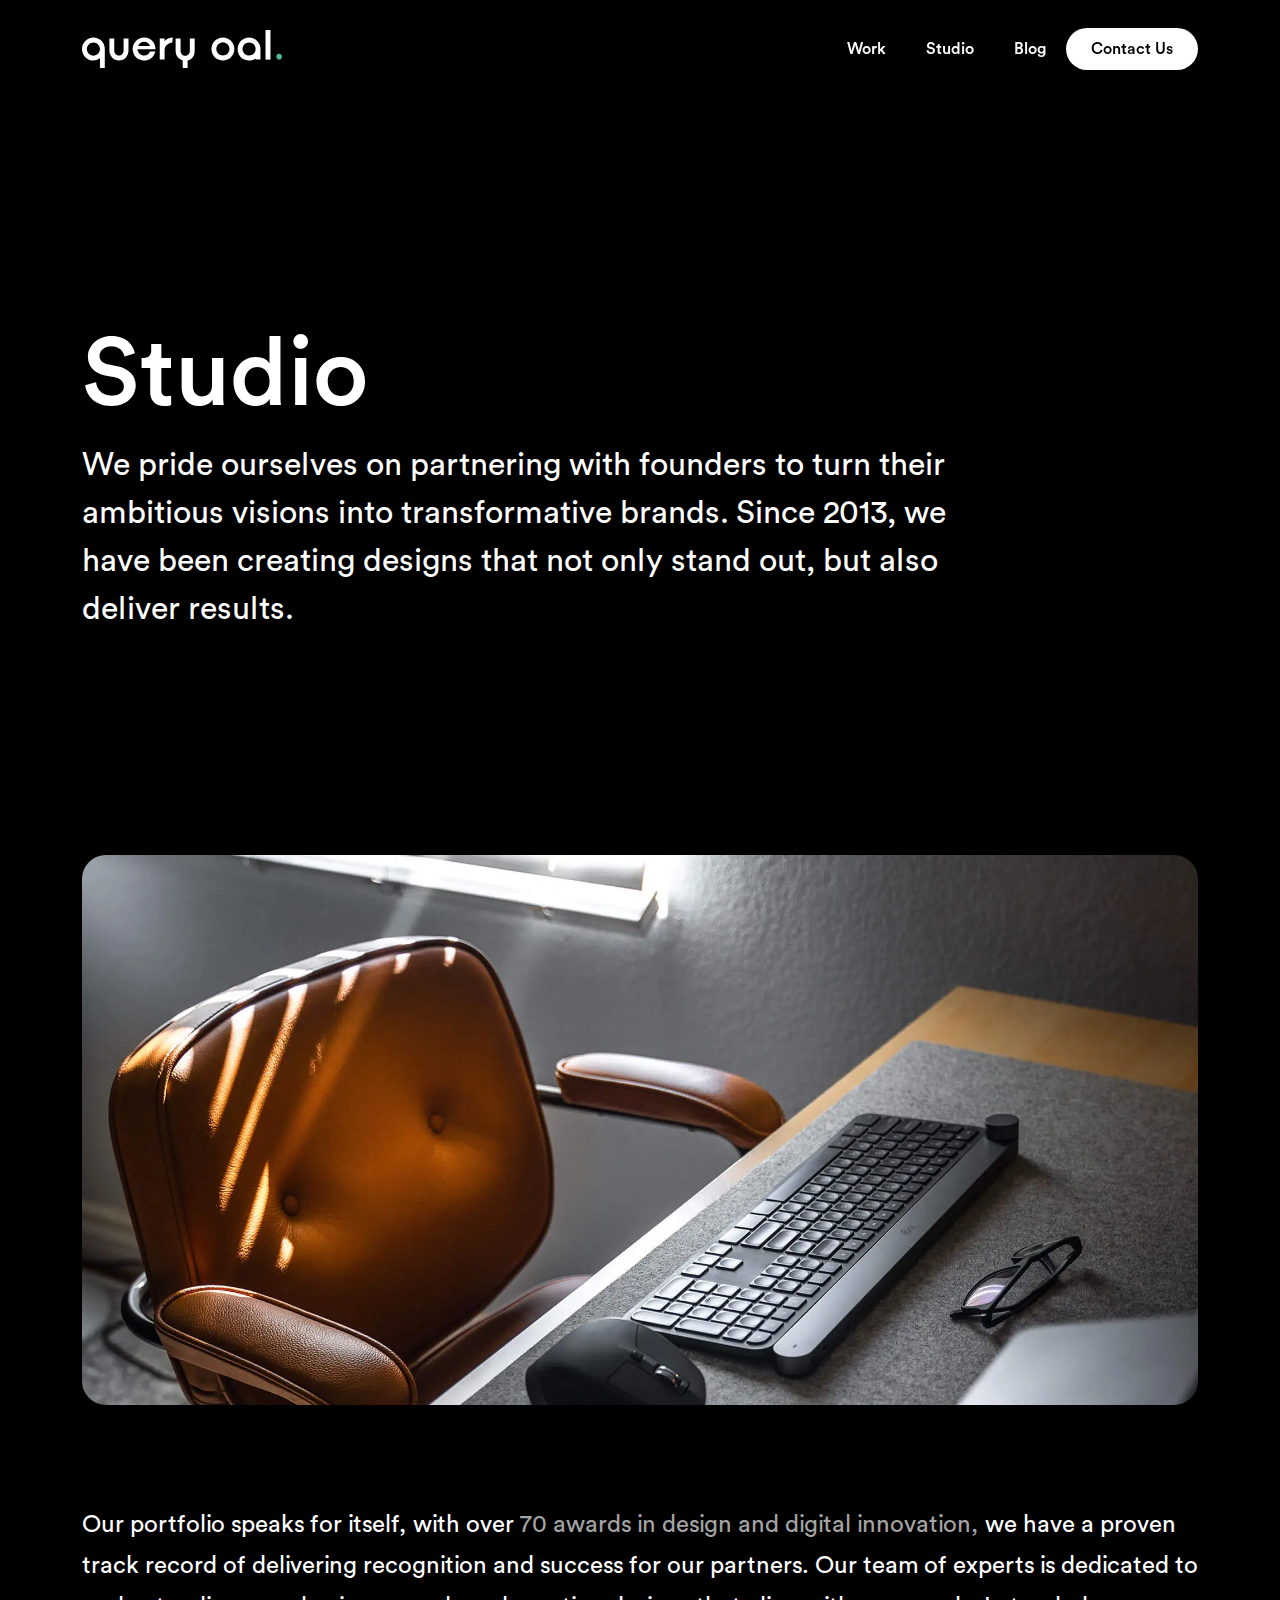
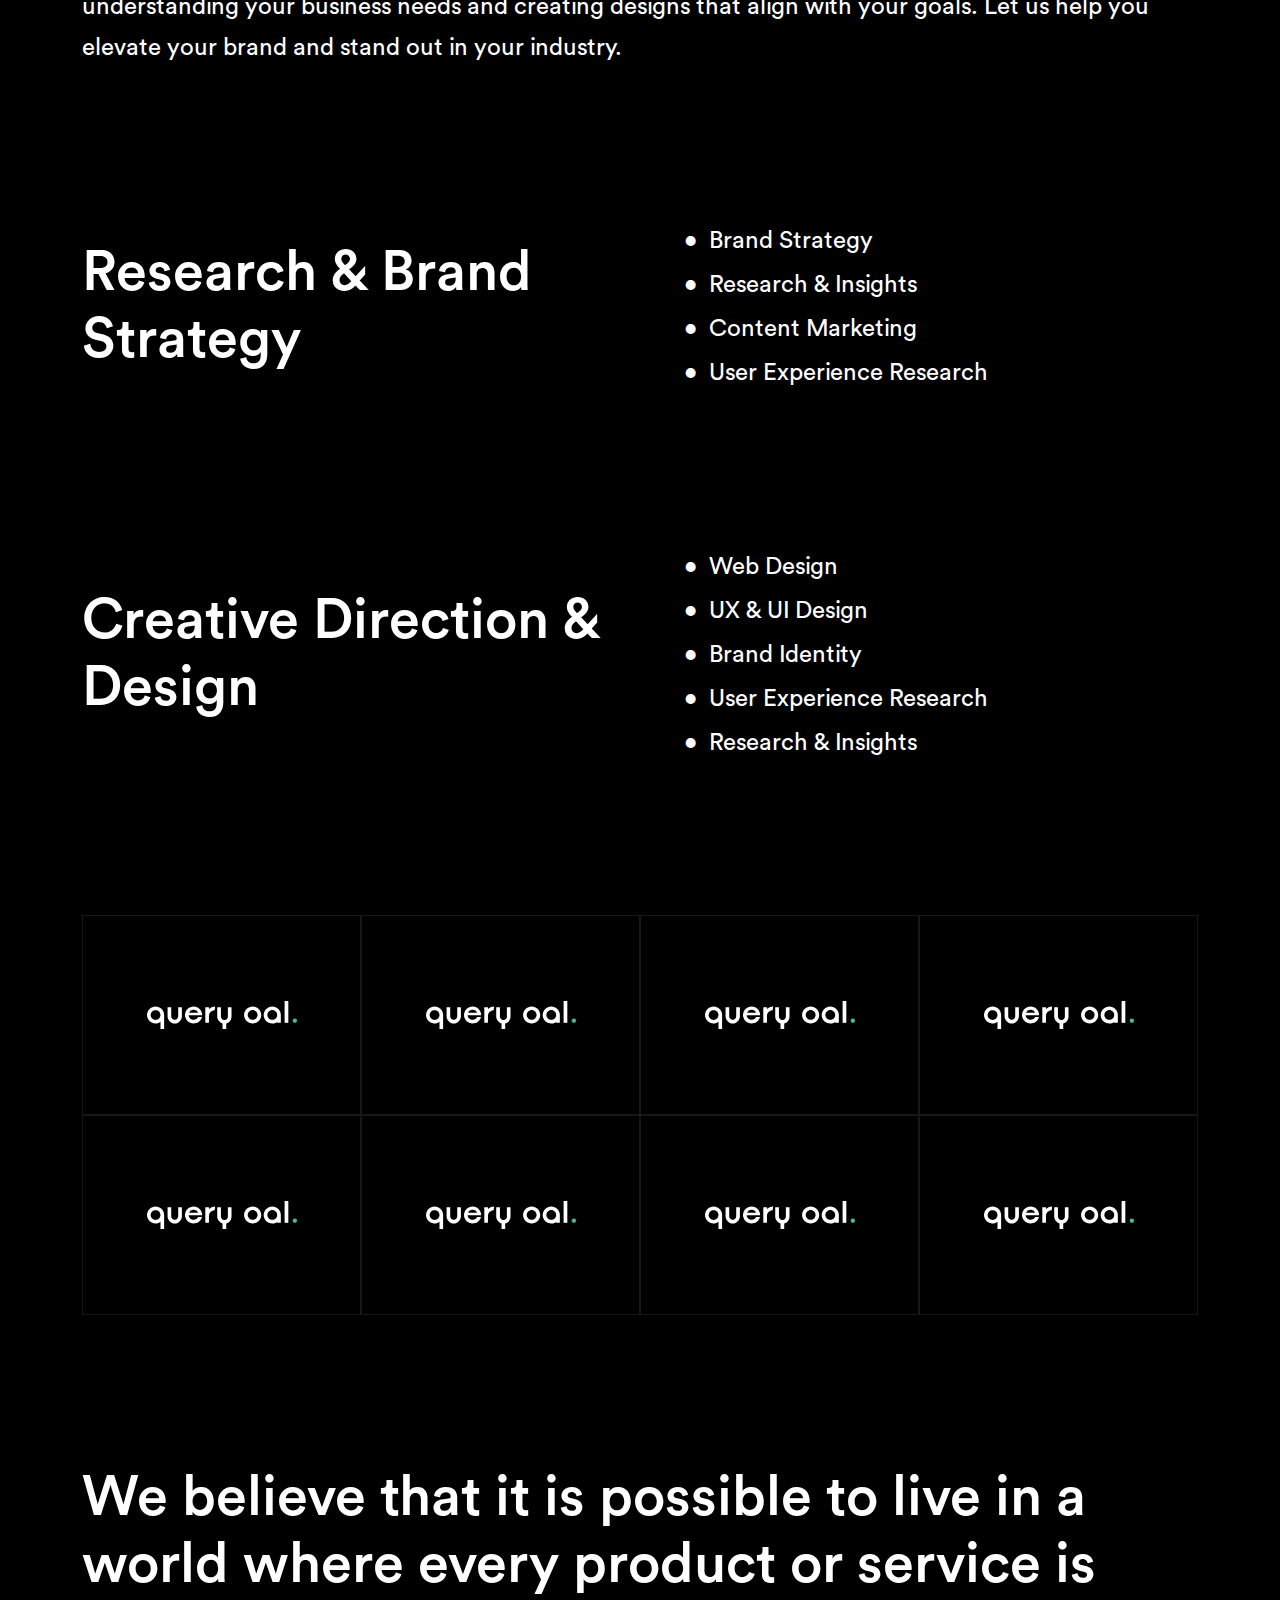
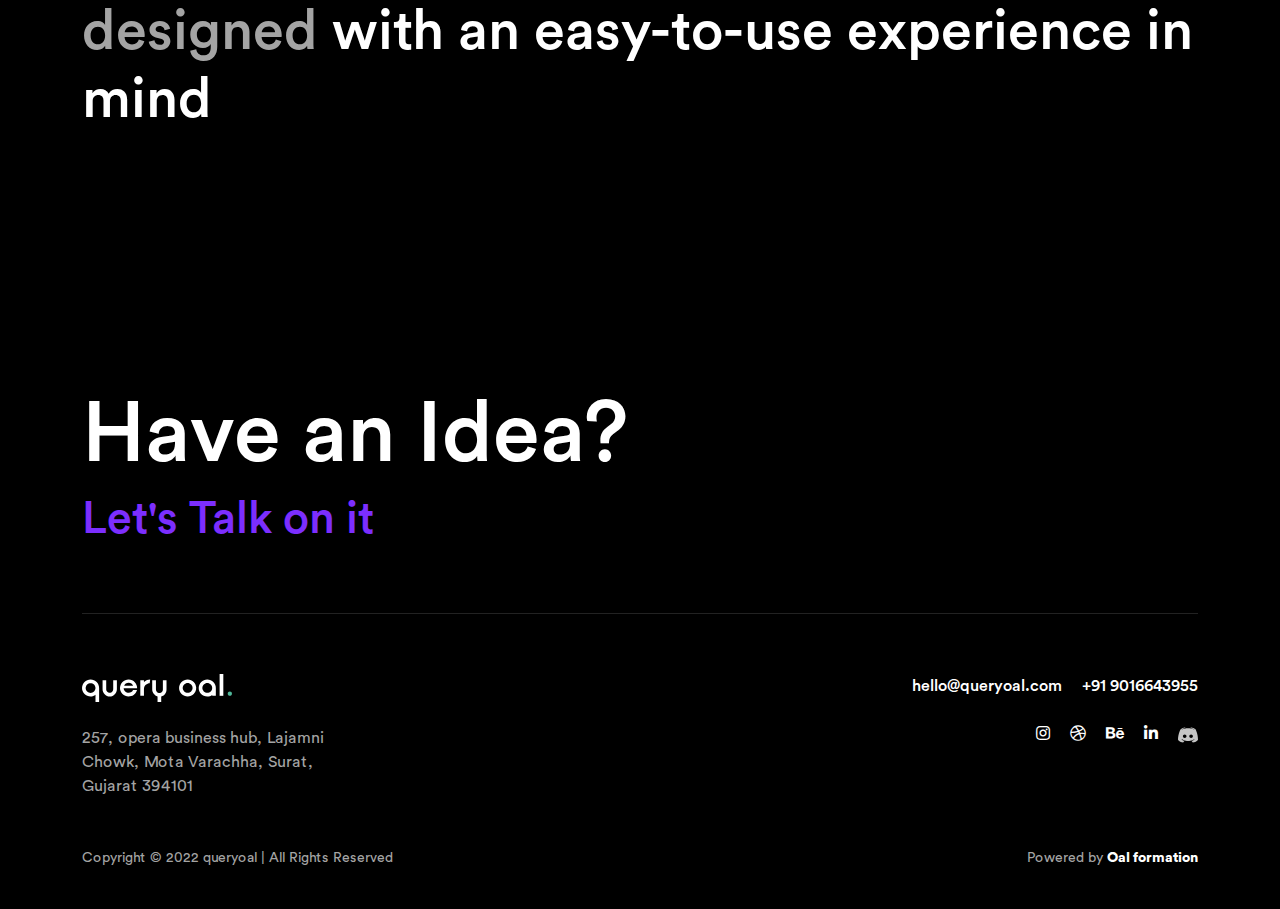
<file: Studio.html>
<!DOCTYPE html>
<html lang="en">
  <head>
    <meta charset="UTF-8" />
    <meta http-equiv="X-UA-Compatible" content="IE=edge" />
    <meta name="viewport" content="width=device-width, initial-scale=1.0" />
    <title>Query-Oal-Studio</title>
    <link rel="shortcut icon" href="img/favicon.svg" type="image/x-icon" />
    <link rel="stylesheet" href="css/animate.css" />
    <link rel="stylesheet" href="css/bootstrap.min.css" />
    <link rel="stylesheet" href="css/style.css" />
    <link
      rel="stylesheet"
      href="https://pro.fontawesome.com/releases/v5.13.0/css/all.css"
    />
  </head>
  <body>
    <nav class="navbar navbar-expand-lg fixed-top header-wrap">
      <div class="container">
        <a class="navbar-brand" href="index.html">
          <img src="img/Logo.svg" alt="Logo" class="img-fluid" />
        </a>
        <button
          class="navbar-toggler"
          type="button"
          data-bs-toggle="collapse"
          data-bs-target="#navbarNav"
          aria-controls="navbarNav"
          aria-expanded="false"
          aria-label="Toggle navigation"
        >
          <img src="img/menu.svg" alt="menu" class="img-fluid" />
        </button>
        <div
          class="collapse navbar-collapse justify-content-end"
          id="navbarNav"
        >
          <ul class="navbar-nav">
            <li class="nav-item">
              <a class="nav-link" href="Work.html">Work</a>
            </li>
            <li class="nav-item">
              <a class="nav-link" href="Studio.html">Studio</a>
            </li>
            <li class="nav-item">
              <a class="nav-link" href="Project.html">Blog</a>
            </li>
            <li class="nav-item cmn-btn">
              <a class="nav-link" href="Contact.html">Contact Us</a>
            </li>
          </ul>
        </div>
      </div>
    </nav>
    <!-- Banner-section -->
    <section class="banner-section sec-banner">
      <div class="container">
        <div class="banner-inner">
          <div class="row align-items-end">
            <div class="col-lg-10">
              <div class="banner-dec">
                <h1>Studio</h1>
                <p
                  class="wow fadeInUp"
                  data-wow-duration="0.7s"
                  data-wow-delay="0.2s"
                >
                  We pride ourselves on partnering with founders to turn their
                  ambitious visions into transformative brands. Since 2013, we
                  have been creating designs that not only stand out, but also
                  deliver results.
                </p>
              </div>
            </div>
          </div>
        </div>
      </div>
    </section>
    <!-- innovation-section -->
    <section class="innovation-section sec-innovation section-gab">
      <div class="container">
        <div class="innovation-inner">
          <div class="innovation-img">
            <img src="img/innovation.webp" alt="innovation" class="img-fluid" />
          </div>
          <h3>
            Our portfolio speaks for itself, with over
            <span>70 awards in design and digital innovation,</span> we have a
            proven track record of delivering recognition and success for our
            partners. Our team of experts is dedicated to understanding your
            business needs and creating designs that align with your goals. Let
            us help you elevate your brand and stand out in your industry.
          </h3>
        </div>
      </div>
    </section>
    <!-- studio-work -->
    <section class="studio-work section-gab">
      <div class="container">
        <div class="row align-items-center">
          <div class="col-lg-6">
            <div class="studio-work-title">
              <h2>Research & Brand Strategy</h2>
            </div>
          </div>
          <div class="col-lg-6">
            <div class="studio-work-list">
              <ul>
                <li>Brand Strategy</li>
                <li>Research & Insights</li>
                <li>Content Marketing</li>
                <li>User Experience Research</li>
              </ul>
            </div>
          </div>
        </div>
      </div>
    </section>
    <!-- studio-work -->
    <section class="studio-work section-gab">
      <div class="container">
        <div class="row align-items-center">
          <div class="col-lg-6">
            <div class="studio-work-title">
              <h2>Creative Direction & Design</h2>
            </div>
          </div>
          <div class="col-lg-6">
            <div class="studio-work-list">
              <ul>
                <li>Web Design</li>
                <li>UX & UI Design</li>
                <li>Brand Identity</li>
                <li>User Experience Research</li>
                <li>Research & Insights</li>
              </ul>
            </div>
          </div>
        </div>
      </div>
    </section>
    <!-- company-section -->
    <section class="company-section section-gab">
      <div class="container">
        <div class="company-wrap">
          <div class="company-box">
            <img src="img/Logo.svg" alt="Logo" class="img-fluid" />
          </div>
          <div class="company-box">
            <img src="img/Logo.svg" alt="Logo" class="img-fluid" />
          </div>
          <div class="company-box">
            <img src="img/Logo.svg" alt="Logo" class="img-fluid" />
          </div>
          <div class="company-box">
            <img src="img/Logo.svg" alt="Logo" class="img-fluid" />
          </div>
          <div class="company-box">
            <img src="img/Logo.svg" alt="Logo" class="img-fluid" />
          </div>
          <div class="company-box">
            <img src="img/Logo.svg" alt="Logo" class="img-fluid" />
          </div>
          <div class="company-box">
            <img src="img/Logo.svg" alt="Logo" class="img-fluid" />
          </div>
          <div class="company-box">
            <img src="img/Logo.svg" alt="Logo" class="img-fluid" />
          </div>
        </div>
      </div>
    </section>
    <section class="company-world section-gab">
      <div class="container">
        <h2>
          We believe that it is possible to live in a world where every product
          or service is <span>designed</span> with an easy-to-use experience in
          mind
        </h2>
      </div>
    </section>
    <!-- footer-section -->
    <div class="footer-section">
      <div class="container">
        <div class="footer-title">
          <h2>Have an Idea?</h2>
          <a href="#">Let's Talk on it</a>
        </div>
        <div class="footer-body">
          <div class="row">
            <div class="col-lg-6">
              <div class="footer-logo">
                <img src="img/Logo.svg" alt="Logo" class="img-fluid mb-4" />
                <a href="#"
                  >257, opera business hub, Lajamni Chowk, Mota Varachha, Surat,
                  Gujarat 394101</a
                >
              </div>
            </div>
            <div class="col-lg-6">
              <div class="footer-right">
                <ul>
                  <li><a href="#">hello@queryoal.com </a></li>
                  <li><a href="#">+91 9016643955</a></li>
                </ul>
                <ul class="social mt-4">
                  <li>
                    <a href="#"><i class="fab fa-instagram"></i></a>
                  </li>
                  <li>
                    <a href="#"><i class="fab fa-dribbble"></i></a>
                  </li>
                  <li>
                    <a href="#"><i class="fab fa-behance"></i></a>
                  </li>
                  <li>
                    <a href="#"><i class="fab fa-linkedin-in"></i></a>
                  </li>
                  <li>
                    <a href="#"
                      ><svg
                        width="20"
                        height="20"
                        viewBox="0 0 20 20"
                        fill="none"
                        xmlns="http://www.w3.org/2000/svg"
                      >
                        <path
                          d="M6.69386 9.48477C7.69269 9.48477 8.50175 10.2501 8.48344 11.1854C8.48344 12.1208 7.69436 12.8861 6.69386 12.8861C5.71167 12.8861 4.90261 12.1208 4.90261 11.1854C4.90261 10.2501 5.69336 9.48477 6.69386 9.48477ZM13.0997 9.48477C14.1002 9.48477 14.891 10.2501 14.891 11.1854C14.891 12.1208 14.1002 12.8861 13.0997 12.8861C12.1175 12.8861 11.3101 12.1208 11.3101 11.1854C11.3101 10.2501 12.0992 9.48477 13.0997 9.48477ZM14.7594 17.5C18.5434 17.3759 20 14.7857 20 14.7857C20 9.03579 17.5329 4.37427 17.5329 4.37427C15.0691 2.44742 12.7218 2.50014 12.7218 2.50014L12.4821 2.78585C15.3937 3.71442 16.7455 5.05454 16.7455 5.05454C15.1558 4.13956 13.4038 3.55683 11.5915 3.34027C10.4419 3.20762 9.28073 3.21905 8.13384 3.37428C8.03063 3.37428 7.94407 3.39299 7.84252 3.41C7.24322 3.46442 5.78658 3.69571 3.95539 4.53584C3.32279 4.83856 2.9449 5.05454 2.9449 5.05454C2.9449 5.05454 4.36657 3.64299 7.44798 2.71443L7.27651 2.50014C7.27651 2.50014 4.93091 2.44742 2.46546 4.37597C2.46546 4.37597 0 9.03579 0 14.7857C0 14.7857 1.43832 17.3742 5.22224 17.5C5.22224 17.5 5.85484 16.6973 6.3709 16.0187C4.19511 15.3385 3.3744 13.9099 3.3744 13.9099C3.3744 13.9099 3.5442 14.0357 3.85217 14.2143C3.86882 14.2313 3.88547 14.25 3.92043 14.267C3.97203 14.3045 4.02364 14.3215 4.07525 14.3572C4.50308 14.6072 4.93091 14.8027 5.32379 14.9643C6.0263 15.25 6.86532 15.5357 7.84252 15.733C9.30634 16.0261 10.8114 16.0319 12.2773 15.75C13.1312 15.5943 13.9643 15.3369 14.7594 14.983C15.3587 14.75 16.0263 14.4099 16.7288 13.9286C16.7288 13.9286 15.8731 15.3929 13.6291 16.0544C14.1435 16.733 14.7611 17.5 14.7611 17.5H14.7594Z"
                          fill="#F8F8F8"
                          fill-opacity="0.8"
                        ></path>
                      </svg>
                    </a>
                  </li>
                </ul>
              </div>
            </div>
          </div>
        </div>
        <div class="copyrights-section">
          <p>Copyright © 2022 queryoal | All Rights Reserved</p>
          <p>Powered by <a href="#">Oal formation</a></p>
        </div>
      </div>
    </div>
    <script src="js/bootstrap.bundle.min.js"></script>
    <script src="js/wow.min.js"></script>
    <script>
      new WOW().init();
    </script>
  </body>
</html>
</file>
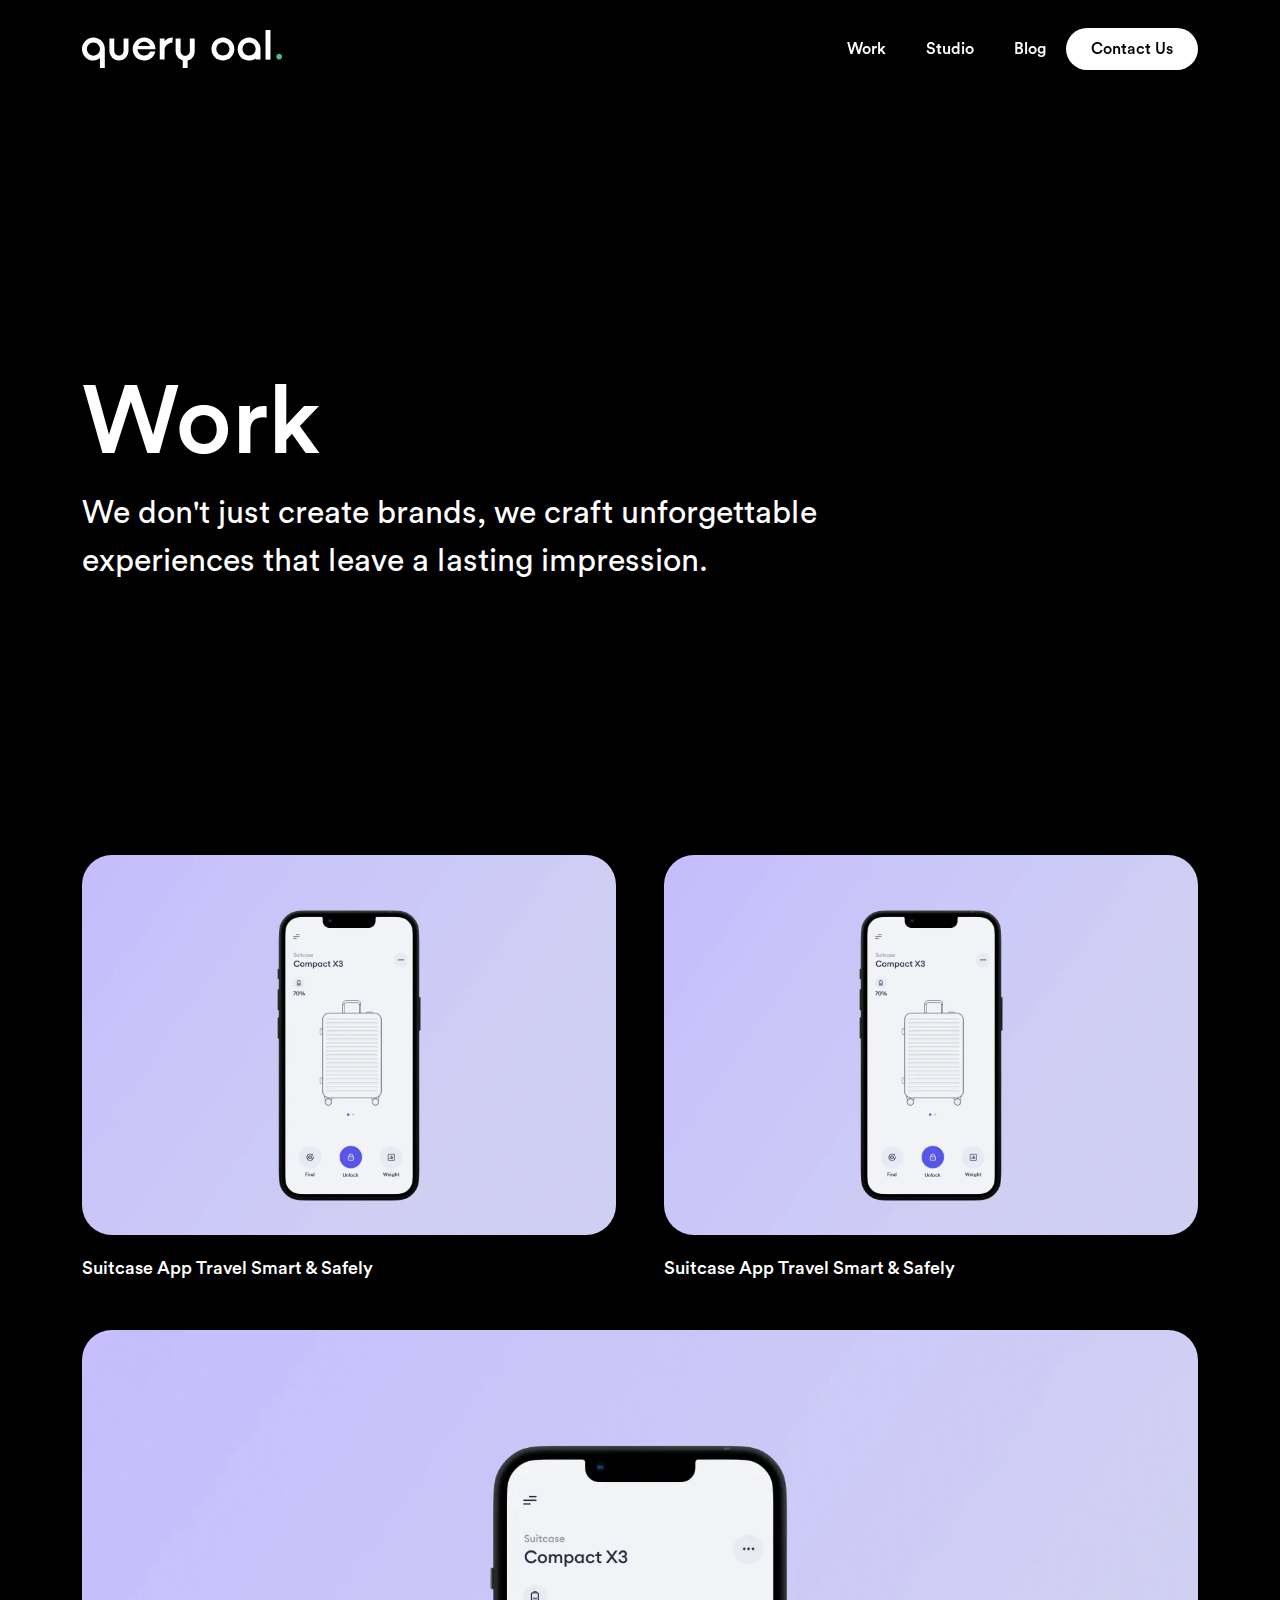
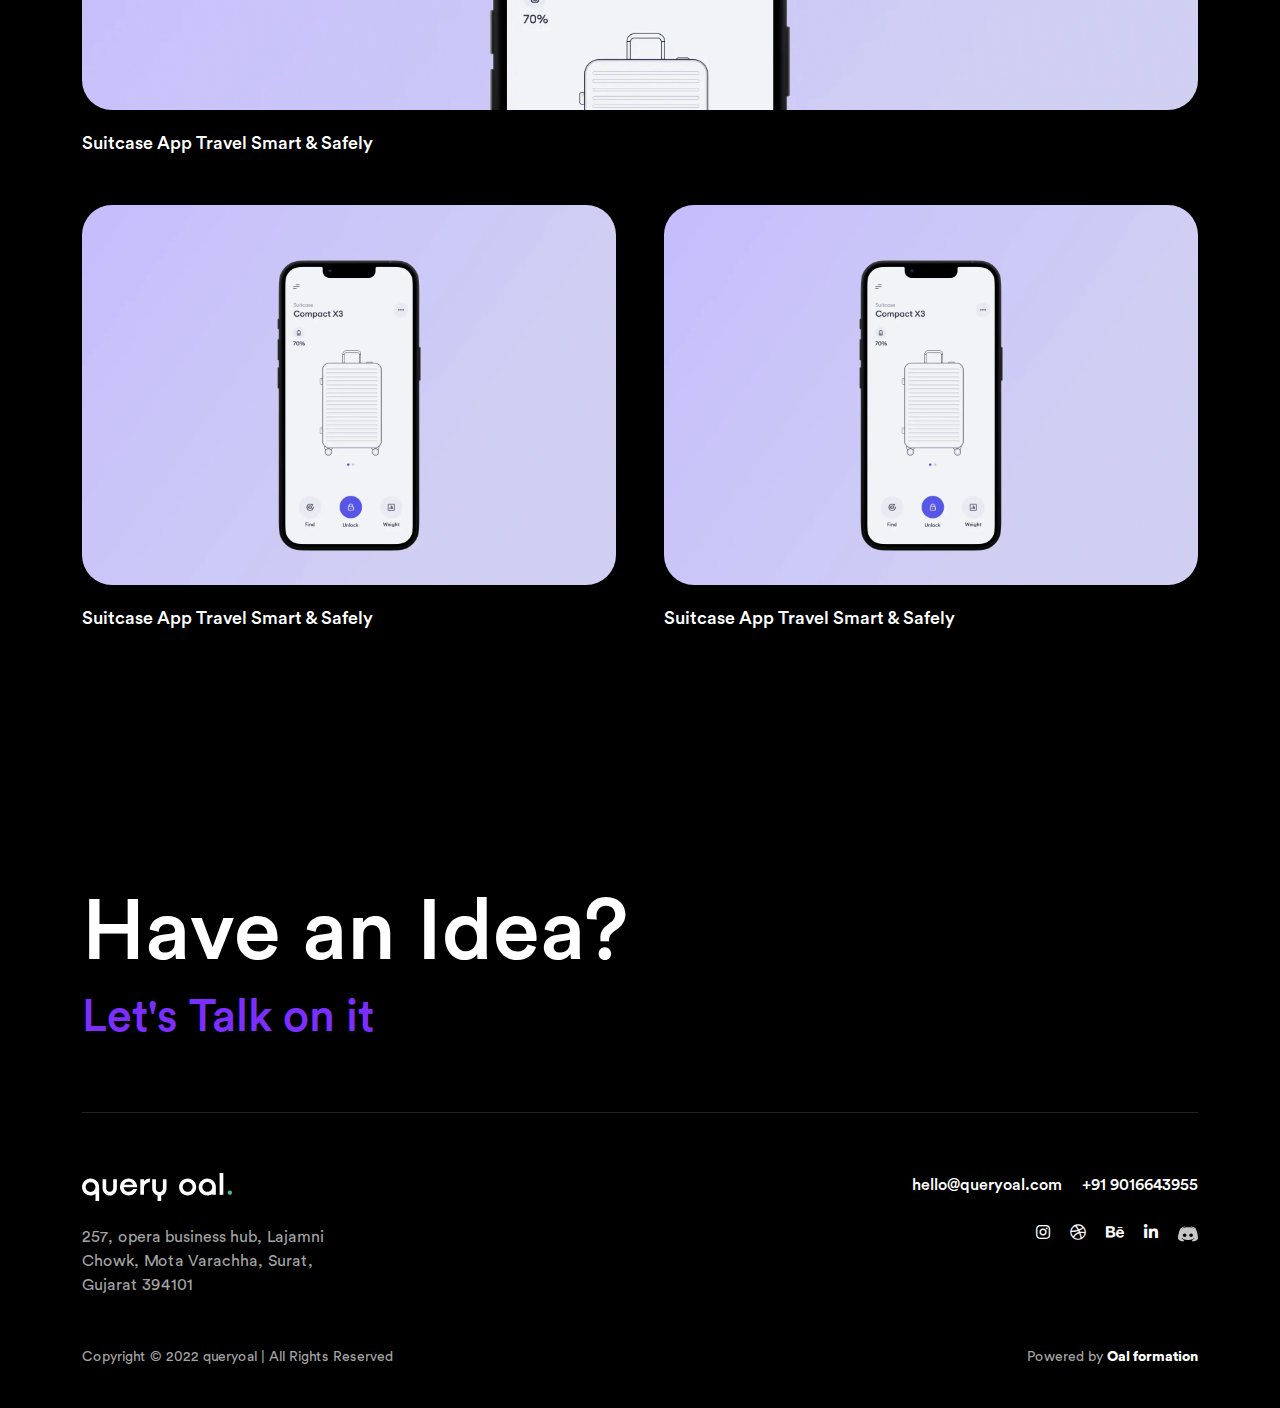
<file: Work.html>
<!DOCTYPE html>
<html lang="en">
  <head>
    <meta charset="UTF-8" />
    <meta http-equiv="X-UA-Compatible" content="IE=edge" />
    <meta name="viewport" content="width=device-width, initial-scale=1.0" />
    <title>Query-Oal-Work</title>
    <link rel="shortcut icon" href="img/favicon.svg" type="image/x-icon" />
    <link rel="stylesheet" href="css/animate.css" />
    <link rel="stylesheet" href="css/bootstrap.min.css" />
    <link rel="stylesheet" href="css/style.css" />
    <link
      rel="stylesheet"
      href="https://pro.fontawesome.com/releases/v5.13.0/css/all.css"
    />
  </head>
  <body>
    <nav class="navbar navbar-expand-lg fixed-top header-wrap">
      <div class="container">
        <a class="navbar-brand" href="index.html">
          <img src="img/Logo.svg" alt="Logo" class="img-fluid" />
        </a>
        <button
          class="navbar-toggler"
          type="button"
          data-bs-toggle="collapse"
          data-bs-target="#navbarNav"
          aria-controls="navbarNav"
          aria-expanded="false"
          aria-label="Toggle navigation"
        >
          <img src="img/menu.svg" alt="menu" class="img-fluid" />
        </button>
        <div
          class="collapse navbar-collapse justify-content-end"
          id="navbarNav"
        >
          <ul class="navbar-nav">
            <li class="nav-item">
              <a class="nav-link" href="Work.html">Work</a>
            </li>
            <li class="nav-item">
              <a class="nav-link" href="Studio.html">Studio</a>
            </li>
            <li class="nav-item">
              <a class="nav-link" href="Project.html">Blog</a>
            </li>
            <li class="nav-item cmn-btn">
              <a class="nav-link" href="Contact.html">Contact Us</a>
            </li>
          </ul>
        </div>
      </div>
    </nav>
    <!-- Banner-section -->
    <section class="banner-section sec-banner">
      <div class="container">
        <div class="banner-inner">
          <div class="row align-items-end">
            <div class="col-lg-8">
              <div class="banner-dec">
                <h1>Work</h1>
                <p
                  class="wow fadeInUp"
                  data-wow-duration="0.7s"
                  data-wow-delay="0.2s"
                >
                  We don't just create brands, we craft unforgettable
                  experiences that leave a lasting impression.
                </p>
              </div>
            </div>
          </div>
        </div>
      </div>
    </section>
    <!-- Project-section -->
    <section class="Project-section section-gab">
      <div class="container">
        <div class="row g-5">
          <div class="col-lg-6">
            <div class="project-wrap-list">
              <a href="#">
                <div class="project-wrap-img">
                  <img
                    src="img/project1.webp"
                    alt="project1"
                    class="img-fluid"
                  />
                  <div class="project-wrap-arrow">
                    <img
                      src="img/arrow-right-black.svg"
                      alt="arrow-right-black"
                      class="img-fluid"
                    />
                  </div>
                </div>
                <p>Suitcase App Travel Smart & Safely</p>
              </a>
            </div>
          </div>
          <div class="col-lg-6">
            <div class="project-wrap-list">
              <a href="#">
                <div class="project-wrap-img">
                  <img
                    src="img/project1.webp"
                    alt="project1"
                    class="img-fluid"
                  />
                  <div class="project-wrap-arrow">
                    <img
                      src="img/arrow-right-black.svg"
                      alt="arrow-right-black"
                      class="img-fluid"
                    />
                  </div>
                </div>
                <p>Suitcase App Travel Smart & Safely</p>
              </a>
            </div>
          </div>
          <div class="col-lg-12">
            <div class="project-wrap-list">
              <a href="#">
                <div class="project-wrap-img project-wrap-img-full">
                  <img
                    src="img/project1.webp"
                    alt="project1"
                    class="img-fluid"
                  />
                  <div class="project-wrap-arrow">
                    <img
                      src="img/arrow-right-black.svg"
                      alt="arrow-right-black"
                      class="img-fluid"
                    />
                  </div>
                </div>
                <p>Suitcase App Travel Smart & Safely</p>
              </a>
            </div>
          </div>
          <div class="col-lg-6">
            <div class="project-wrap-list">
              <a href="#">
                <div class="project-wrap-img">
                  <img
                    src="img/project1.webp"
                    alt="project1"
                    class="img-fluid"
                  />
                  <div class="project-wrap-arrow">
                    <img
                      src="img/arrow-right-black.svg"
                      alt="arrow-right-black"
                      class="img-fluid"
                    />
                  </div>
                </div>
                <p>Suitcase App Travel Smart & Safely</p>
              </a>
            </div>
          </div>
          <div class="col-lg-6">
            <div class="project-wrap-list">
              <a href="#">
                <div class="project-wrap-img">
                  <img
                    src="img/project1.webp"
                    alt="project1"
                    class="img-fluid"
                  />
                  <div class="project-wrap-arrow">
                    <img
                      src="img/arrow-right-black.svg"
                      alt="arrow-right-black"
                      class="img-fluid"
                    />
                  </div>
                </div>
                <p>Suitcase App Travel Smart & Safely</p>
              </a>
            </div>
          </div>
        </div>
      </div>
    </section>
    <!-- footer-section -->
    <div class="footer-section">
      <div class="container">
        <div class="footer-title">
          <h2>Have an Idea?</h2>
          <a href="#">Let's Talk on it</a>
        </div>
        <div class="footer-body">
          <div class="row">
            <div class="col-lg-6">
              <div class="footer-logo">
                <img src="img/Logo.svg" alt="Logo" class="img-fluid mb-4" />
                <a href="#"
                  >257, opera business hub, Lajamni Chowk, Mota Varachha, Surat,
                  Gujarat 394101</a
                >
              </div>
            </div>
            <div class="col-lg-6">
              <div class="footer-right">
                <ul>
                  <li><a href="#">hello@queryoal.com </a></li>
                  <li><a href="#">+91 9016643955</a></li>
                </ul>
                <ul class="social mt-4">
                  <li>
                    <a href="#"><i class="fab fa-instagram"></i></a>
                  </li>
                  <li>
                    <a href="#"><i class="fab fa-dribbble"></i></a>
                  </li>
                  <li>
                    <a href="#"><i class="fab fa-behance"></i></a>
                  </li>
                  <li>
                    <a href="#"><i class="fab fa-linkedin-in"></i></a>
                  </li>
                  <li>
                    <a href="#"
                      ><svg
                        width="20"
                        height="20"
                        viewBox="0 0 20 20"
                        fill="none"
                        xmlns="http://www.w3.org/2000/svg"
                      >
                        <path
                          d="M6.69386 9.48477C7.69269 9.48477 8.50175 10.2501 8.48344 11.1854C8.48344 12.1208 7.69436 12.8861 6.69386 12.8861C5.71167 12.8861 4.90261 12.1208 4.90261 11.1854C4.90261 10.2501 5.69336 9.48477 6.69386 9.48477ZM13.0997 9.48477C14.1002 9.48477 14.891 10.2501 14.891 11.1854C14.891 12.1208 14.1002 12.8861 13.0997 12.8861C12.1175 12.8861 11.3101 12.1208 11.3101 11.1854C11.3101 10.2501 12.0992 9.48477 13.0997 9.48477ZM14.7594 17.5C18.5434 17.3759 20 14.7857 20 14.7857C20 9.03579 17.5329 4.37427 17.5329 4.37427C15.0691 2.44742 12.7218 2.50014 12.7218 2.50014L12.4821 2.78585C15.3937 3.71442 16.7455 5.05454 16.7455 5.05454C15.1558 4.13956 13.4038 3.55683 11.5915 3.34027C10.4419 3.20762 9.28073 3.21905 8.13384 3.37428C8.03063 3.37428 7.94407 3.39299 7.84252 3.41C7.24322 3.46442 5.78658 3.69571 3.95539 4.53584C3.32279 4.83856 2.9449 5.05454 2.9449 5.05454C2.9449 5.05454 4.36657 3.64299 7.44798 2.71443L7.27651 2.50014C7.27651 2.50014 4.93091 2.44742 2.46546 4.37597C2.46546 4.37597 0 9.03579 0 14.7857C0 14.7857 1.43832 17.3742 5.22224 17.5C5.22224 17.5 5.85484 16.6973 6.3709 16.0187C4.19511 15.3385 3.3744 13.9099 3.3744 13.9099C3.3744 13.9099 3.5442 14.0357 3.85217 14.2143C3.86882 14.2313 3.88547 14.25 3.92043 14.267C3.97203 14.3045 4.02364 14.3215 4.07525 14.3572C4.50308 14.6072 4.93091 14.8027 5.32379 14.9643C6.0263 15.25 6.86532 15.5357 7.84252 15.733C9.30634 16.0261 10.8114 16.0319 12.2773 15.75C13.1312 15.5943 13.9643 15.3369 14.7594 14.983C15.3587 14.75 16.0263 14.4099 16.7288 13.9286C16.7288 13.9286 15.8731 15.3929 13.6291 16.0544C14.1435 16.733 14.7611 17.5 14.7611 17.5H14.7594Z"
                          fill="#F8F8F8"
                          fill-opacity="0.8"
                        ></path>
                      </svg>
                    </a>
                  </li>
                </ul>
              </div>
            </div>
          </div>
        </div>
        <div class="copyrights-section">
          <p>Copyright © 2022 queryoal | All Rights Reserved</p>
          <p>Powered by <a href="#">Oal formation</a></p>
        </div>
      </div>
    </div>
    <script src="js/bootstrap.bundle.min.js"></script>
    <script src="js/wow.min.js"></script>
    <script>
      new WOW().init();
    </script>
  </body>
</html>
</file>
<file: css/style.css>
@import url(..//css/font.css);
* {
  padding: 0;
  margin: 0;
  box-sizing: border-box;
}
body {
  background-color: #000;
  color: #000;
  font-family: CircularStd-Medium;
  transition: all ease-in-out 0.5s;
}
.nav-link,
a,
p,
h1,
h2,
h3,
h4,
h5,
h6 {
  color: #fff;
  text-decoration: none;
}
.nav-link:hover,
a:hover {
  color: #fff;
}
.section-gab {
  margin: 150px 0px;
}
/* btn */
.cmn-btn {
  background-color: #fff;
  padding: 8px 16px !important;
  border-radius: 50px;
  border: 1px solid transparent;
  cursor: pointer;
  display: inline-block;
}
.cmn-btn a {
  color: #000;
}
.cmn-btn:hover {
  background-color: transparent;
  border: 1px solid #fff;
  color: #fff;
}
.cmn-btn:hover a {
  color: #fff;
}
@-webkit-keyframes shine {
  from {
    -webkit-mask-position: 150%;
  }

  to {
    -webkit-mask-position: -50%;
  }
}
/* Header */
.header-wrap {
  backdrop-filter: blur(2px);
  background-color: rgba(0, 0, 0, 0.8);
  width: 100%;
  opacity: 1;
  gap: 24px;
  padding: 25px 0px 24px;
}
.navbar-nav {
  align-items: center;
}
.header-wrap .navbar-brand {
  width: 200px;
}
.header-wrap ul li {
  padding: 0px 12px;
}
.header-wrap ul li a {
  padding: 0px;
}
.header-wrap .navbar-toggler:focus {
  box-shadow: none;
}
.header-wrap .navbar-toggler img {
  width: 20px;
}
/* effect-shine */
.header-wrap ul li a:hover {
  -webkit-mask-image: linear-gradient(
    -75deg,
    rgba(0, 0, 0, 0.6) 30%,
    #000 50%,
    rgba(0, 0, 0, 0.6) 70%
  );
  -webkit-mask-size: 200%;
  animation: shine 2s infinite;
}

/* banner-section */
.banner-section {
  height: 95vh;
  display: flex;
  align-items: center;
  justify-content: space-between;
}
.banner-section .banner-inner {
  margin-top: 10%;
}
.banner-inner .banner-dec p {
  font-size: 24px;
  width: 65%;
  font-family: CircularStd-Book;
}
.banner-inner .banner-dec h1 {
  font-size: 96px;
  cursor: pointer;
}
.banner-inner .banner-dec h1:hover {
  -webkit-mask-image: linear-gradient(
    -75deg,
    rgba(0, 0, 0, 0.6) 30%,
    #000 50%,
    rgba(0, 0, 0, 0.6) 70%
  );
  -webkit-mask-size: 200%;
  animation: shine 1s infinite;
}
.banner-inner .banner-soc {
  text-align: end;
}
.banner-inner .banner-soc a {
  font-size: 20px;
  color: #c9ff2f;
  text-transform: capitalize;
}
.banner-inner .banner-soc a:hover {
  -webkit-mask-image: linear-gradient(
    -75deg,
    rgba(0, 0, 0, 0.6) 30%,
    #000 50%,
    rgba(0, 0, 0, 0.6) 70%
  );
  -webkit-mask-size: 200%;
  animation: shine 1s infinite;
}
.banner-inner .banner-soc p {
  font-size: 16px;
  font-family: CircularStd-Book;
  color: #a4a4a4;
}
/* clients-wrap-sec */
.clients-wrap-sec {
  padding-bottom: 150px;
}
.clients-wrap-sec .clients-wrap-sec-inner h4 {
  font-size: 20px;
}
.clients-wrap-sec .clients-wrap-sec-inner p {
  font-size: 16px;
  margin-bottom: 0px;
  font-family: CircularStd-Book;
  color: #a4a4a4;
}
/* Project-section */
.Project-section {
  margin-top: 0px;
}
.Project-section .project-wrap-list .project-wrap-img {
  border-radius: 30px;
  overflow: hidden;
  height: 450px;
  position: relative;
}
.Project-section .project-wrap-list .project-wrap-img-full {
  height: 550px;
}
.project-wrap-list .project-wrap-img .project-wrap-arrow {
  height: 48px;
  left: 28px;
  position: absolute;
  top: 28px;
  width: 48px;
  opacity: 0;
  transform: rotate(45deg);
  border-radius: 416.667%;
  transform-origin: 50% 50% 0px;
  background-color: #fff;
  display: flex;
  align-items: center;
  justify-content: center;
  transition: all ease-in-out 0.5s;
}
.Project-section .project-wrap-list:hover .project-wrap-arrow {
  transform: rotate(0deg);
  opacity: 1;
}
.project-wrap-list .project-wrap-img .project-wrap-arrow img {
  width: 22px;
}
.Project-section .project-wrap-list p {
  margin-top: 20px;
  font-size: 18px;
  margin-bottom: 0px;
}
.Project-section .project-wrap-list .project-wrap-img img {
  transition: all ease-in-out 0.5s;
}
.Project-section .project-wrap-list .project-wrap-img img:hover {
  transform: scale(1.1);
}
.Project-section .project-wrap-list:hover p {
  -webkit-mask-image: linear-gradient(
    -75deg,
    rgba(0, 0, 0, 0.6) 30%,
    #000 50%,
    rgba(0, 0, 0, 0.6) 70%
  );
  -webkit-mask-size: 200%;
  animation: shine 1s infinite;
}
.Project-section .project-text-wrap {
  padding: 100px 0px;
}
.Project-section .project-text-wrap p {
  margin-bottom: 0px;
  font-size: 24px;
  width: 100%;
  font-family: CircularStd-Book;
}
.Project-section-sec {
  margin-bottom: 50px;
}
.Project-section .view-more {
  text-align: center;
  margin-top: 50px;
}
.Project-section .view-more a {
  color: #c9ff2f;
  font-size: 30px;
}
.Project-section .view-more a:hover {
  -webkit-mask-image: linear-gradient(
    -75deg,
    rgba(0, 0, 0, 0.6) 30%,
    #000 50%,
    rgba(0, 0, 0, 0.6) 70%
  );
  -webkit-mask-size: 200%;
  animation: shine 1s infinite;
}
/* innovation-section */
.innovation-section .innovation-inner h3 {
  font-size: 32px;
  line-height: 41px;
  font-family: CircularStd-Book;
  margin-bottom: 150px;
  cursor: pointer;
}
.innovation-section .innovation-inner h3 span {
  color: #a4a4a4;
}
.innovation-section .innovation-inner h3:hover {
  -webkit-mask-image: linear-gradient(
    -75deg,
    rgba(0, 0, 0, 0.6) 30%,
    #000 50%,
    rgba(0, 0, 0, 0.6) 70%
  );
  -webkit-mask-size: 200%;
  animation: shine 1s infinite;
}
.innovation-section .innovation-inner .innovation-img {
  border-radius: 24px;
  flex: none;
  height: 550px;
  overflow: hidden;
  position: relative;
  width: 100%;
  will-change: transform;
}
/* testimonial-section */
.testimonial-section {
  background-color: #fff;
  color: #000;
  padding: 150px 0px 90px;
}
.carousel-inner .t-card .card-dec p {
  font-size: 30px;
  color: #000;
  font-family: CircularStd-Book;
  margin-bottom: 0px;
}
.profile-mobile {
  display: flex;
  align-items: center;
  margin-top: 30px;
}
.profile-mobile img {
  width: 52px;
  border-radius: 50%;
  margin-right: 20px;
}
.carousel-inner .t-card .card-dec h4 {
  color: #000;
  font-size: 20px;
  margin-bottom: 2px;
}
.carousel-inner .t-card .card-dec .profile-mobile .t-card-bom p {
  font-size: 15px;
}
/* .testimonial-inner {
  position: relative;
} */
.carousel-list-btn {
  display: flex;
  align-items: center;
  margin-top: 20px;
  gap: 10px;
}
.carousel-list-btn a {
  width: 45px;
  height: 45px;
  display: flex;
  align-items: center;
  justify-content: center;
  border-radius: 50%;
  border: 1px solid #0000002e;
  background-color: #ffffff;
  color: #000000;
}

.carousel-list-btn a:hover {
  background-color: #000;
  color: #fff;
}
/* company-Section */
.company-list {
  background-color: #fff;
  padding-bottom: 150px;
}
.company-list .company-wrap {
  grid-template-columns: repeat(5, minmax(50px, 1fr));
  grid-template-rows: repeat(1, min-content);
}
.company-list .company-box {
  border: 1px solid #e4e4e4;
  height: 150px;
}
.company-list .company-box:hover {
  background-color: #e4e4e4;
}
.company-list .company-box img {
  width: 150px;
}
/* footer-section */
.footer-section {
  padding-top: 100px;
  padding-bottom: 40px;
}

.footer-section .footer-title h2 {
  font-size: 85px;
  margin-bottom: 0px;
}
.footer-section .footer-title a {
  font-size: 45px;
  color: #7c2efe;
}
.footer-section .footer-title a:hover {
  -webkit-mask-image: linear-gradient(
    -75deg,
    rgba(0, 0, 0, 0.6) 30%,
    #000 50%,
    rgba(0, 0, 0, 0.6) 70%
  );
  -webkit-mask-size: 200%;
  animation: shine 1s infinite;
}
.footer-body {
  margin-top: 60px;
  border-top: 1px solid #222222;
  padding-top: 60px;
}

.footer-body .footer-logo {
  display: flex;
  flex-direction: column;
}
.footer-body .footer-logo img {
  width: 150px;
}
.footer-body .footer-logo a {
  font-size: 16px;
  width: 50%;
  color: #a4a4a4;
  font-family: CircularStd-Book;
}
.footer-right ul {
  display: flex;
  align-items: center;
  justify-content: flex-end;
  margin: 0px;
  padding: 0px;
  gap: 20px;
}
.copyrights-section {
  margin-top: 50px;
  display: flex;
  align-items: center;
  justify-content: space-between;
}
.copyrights-section p {
  font-size: 14px;
  font-family: CircularStd-Book;
  color: #a4a4a4;
  margin-bottom: 0px;
}
.copyrights-section p a {
  font-family: CircularStd-Black;
  color: #fff;
}
/* PAGE-SEC */
/* sec-banner */
.sec-banner .banner-inner .banner-dec p {
  font-size: 32px;
  width: 100%;
  font-family: CircularStd-Book;
}
.contact-banner .banner-inner .banner-dec p {
  font-size: 32px;
  width: 90%;
  font-family: CircularStd-Book;
}
/* sec-innovation */
.sec-innovation {
  margin-top: 0px;
}
.sec-innovation .innovation-inner h3 {
  font-size: 24px;
  margin: 100px 0px;
}
/* studio-work */
.studio-work .studio-work-title h2 {
  margin-bottom: 0px;
  font-size: 56px;
}
.studio-work .studio-work-list ul {
  margin-bottom: 0px;
}
.studio-work .studio-work-list ul li {
  display: table-row;
  counter-increment: list-item 1;
  list-style: none;
  color: #fff;
  font-size: 24px;
  font-family: CircularStd-Book;
  line-height: 44px;
}
.studio-work .studio-work-list ul li::before {
  display: table-cell;
  width: 24px;
  box-sizing: border-box;
  padding-right: 0.75ch;
  content: "•";
}
/* company-Section */
.company-wrap {
  display: grid;
  flex: none;
  gap: 0px;
  grid-auto-rows: min-content;
  grid-template-columns: repeat(4, minmax(50px, 1fr));
  grid-template-rows: repeat(1, min-content);
  height: min-content;
  justify-content: center;
  overflow: hidden;
  padding: 0;
  position: relative;
  width: 100%;
}
.company-box {
  align-self: start;
  flex: none;
  height: 200px;
  justify-self: start;
  overflow: hidden;
  position: relative;
  width: 100%;
  display: flex;
  align-items: center;
  justify-content: center;
  border: 1px solid #171717;
  cursor: pointer;
  transition: all ease-in-out 0.5s;
}
.company-box img {
  width: 150px;
}
/* company-world */
.company-world h2 {
  font-size: 56px;
}
.company-world h2 span {
  color: #a4a4a4;
}
/* banner-project */
.banner-project .banner-dec h3 {
  font-size: 40px;
  margin-bottom: 60px;
}
.banner-project .banner-dec p {
  font-size: 24px;
  width: 100%;
}
/* contact-banner */
.contact-banner {
  height: 75vh;
}
.contact-section {
  margin-bottom: 100px;
}
.contact-section .contact-social a {
  color: #c9ff2f;
  font-size: 42px;
  line-height: 51px;
  font-family: CircularStd-Black;
}
.contact-section .contact-social a:hover {
  -webkit-mask-image: linear-gradient(
    -75deg,
    rgba(0, 0, 0, 0.6) 30%,
    #000 50%,
    rgba(0, 0, 0, 0.6) 70%
  );
  -webkit-mask-size: 200%;
  animation: shine 1s infinite;
}
.contact-section .contact-social ul {
  display: flex;
  align-items: center;
  padding: 0;
  margin-top: 30px;
  margin-bottom: 0;
  gap: 30px;
}

.contact-section .contact-social ul li a {
  font-size: 16px;
  line-height: 16px;
  font-family: CircularStd-Book;
}

.contact-section .contact-location {
  color: #c9ff2f;
}
.contact-section .contact-location h3 {
  font-size: 33px;
  line-height: 40px;
  color: #c9ff2f;
  font-family: CircularStd-Black;
  margin-bottom: 40px;
}
.contact-section .contact-location p {
  font-family: CircularStd-Book;
  font-size: 23px;
  line-height: 32px;
  color: #c9ff2f;
  width: 75%;
  margin-bottom: 0px;
}
/*  */
@media only screen and (max-width: 1400px) {
  .Project-section .project-wrap-list .project-wrap-img {
    height: 380px;
  }
}
@media only screen and (max-width: 1200px) {
  .banner-inner .banner-dec h1 {
    font-size: 80px;
  }
  .banner-project .banner-dec h3 {
    font-size: 35px;
    margin-bottom: 30px;
  }
  .banner-inner .banner-dec p,
  .sec-banner .banner-inner .banner-dec p,
  .contact-banner .banner-inner .banner-dec p {
    font-size: 22px;
    width: 100%;
  }
  .Project-section .project-wrap-list .project-wrap-img {
    height: 320px;
  }
  .studio-work .studio-work-title h2 {
    font-size: 50px;
  }
  .carousel-inner .t-card .card-dec p {
    font-size: 25px;
  }
  .company-list .company-box img .company-box {
    width: 120px;
  }
  .company-box img {
    width: 100px;
  }
  .company-list .company-box,
  .company-box {
    height: 120px;
  }
  .company-world h2 {
    font-size: 46px;
  }
  .footer-body .footer-logo a {
    width: 100%;
  }
  .footer-section .footer-title h2 {
    font-size: 75px;
    margin-bottom: 0px;
  }
  .footer-section .footer-title a {
    font-size: 40px;
  }
}
@media only screen and (max-width: 991px) {
  .banner-section {
    height: auto;
  }
  .banner-section .banner-inner {
    margin-top: 20%;
  }
  .navbar-nav {
    align-items: center;
    margin-top: 20px;
    justify-content: space-between;
    flex-direction: row;
  }
  .banner-inner .banner-soc {
    text-align: start;
    margin-top: 30px;
  }
  .company-world h2 {
    font-size: 40px;
  }
  .Project-section .project-wrap-list .project-wrap-img {
    height: 240px;
  }
  .Project-section .project-wrap-list p {
    font-size: 16px;
  }
  .innovation-section .innovation-inner h3 {
    font-size: 28px;
  }
  .section-gab {
    margin: 80px 0px;
  }
  .contact-section {
    margin: 80px 0px;
  }
  .clients-wrap-sec {
    padding-bottom: 0px;
    margin-top: 30px;
  }
  .company-list {
    padding-bottom: 80px;
  }
  .testimonial-section,
  .Project-section .project-text-wrap {
    padding: 80px 0px;
  }
  .innovation-section .innovation-inner h3 {
    margin-bottom: 80px;
  }
  .innovation-section .innovation-inner .innovation-img {
    height: 370px;
  }
  .studio-work .studio-work-list ul li {
    font-size: 20px;
  }
  .studio-work .studio-work-list ul {
    padding: 0px;
    margin-top: 30px;
  }
  .company-list .company-wrap,
  .company-wrap {
    grid-template-columns: repeat(3, minmax(50px, 1fr));
  }
  .footer-section {
    padding-top: 60px;
    padding-bottom: 20px;
  }
  .contact-section .contact-social a {
    font-size: 30px;
    line-height: normal;
  }
  .contact-section .contact-location h3 {
    font-size: 30px;
    line-height: normal;
    margin-bottom: 20px;
  }
  .contact-section .contact-social ul {
    margin-top: 20px;
    gap: 25px;
  }
  .contact-section .contact-location p {
    font-size: 18px;
    width: 100%;
  }
}
@media only screen and (max-width: 768px) {
  .banner-section .banner-inner {
    margin-top: 35%;
  }
  .banner-inner .banner-dec h1 {
    font-size: 65px;
  }
  .banner-project .banner-dec h3 {
    font-size: 26px;
  }
  .company-world h2 {
    font-size: 30px;
  }
  .section-gab {
    margin: 50px 0px;
  }
  .contact-section {
    margin: 50px 0px;
  }
  .clients-wrap-sec {
    padding-bottom: 0px;
  }
  .contact-section .contact-location {
    margin-top: 50px;
  }
  .contact-section .contact-location h3 {
    font-size: 25px;
    margin-bottom: 10px;
  }
  .contact-section .contact-social a {
    font-size: 25px;
  }
  .contact-section .contact-social ul {
    margin-top: 20px;
    gap: 20px;
  }

  .con .company-list {
    padding-bottom: 50px;
  }
  .testimonial-section {
    padding: 50px 0px;
  }
  .Project-section .project-text-wrap p {
    font-size: 20px;
  }
  .Project-section .project-text-wrap {
    padding: 0px;
  }
  .Project-section .view-more a {
    font-size: 20px;
  }
  .Project-section .view-more {
    margin-top: 30px;
  }
  .innovation-section .innovation-inner h3 {
    margin-bottom: 50px;
  }
  .innovation-section .innovation-inner h3 {
    font-size: 20px;
    line-height: 35px;
  }
  .innovation-section .innovation-inner .innovation-img {
    height: 300px;
  }
  .studio-work .studio-work-title h2 {
    font-size: 40px;
  }
  .studio-work .studio-work-list ul {
    margin-top: 10px;
  }
  .studio-work .studio-work-list ul li {
    font-size: 18px;
    line-height: 35px;
  }
  .footer-right ul {
    justify-content: flex-start;
    margin-top: 30px;
  }
  .footer-body {
    margin-top: 40px;
    padding-top: 40px;
  }
  .copyrights-section {
    margin-top: 30px;
  }
  .header-wrap .navbar-brand {
    width: 150px;
  }
  .clients-wrap-sec-inner {
    margin-bottom: 20px;
  }
  .clients-wrap-sec .clients-wrap-sec-inner h4 {
    font-size: 18px;
    margin-bottom: 5px;
  }
  .clients-wrap-sec .clients-wrap-sec-inner p {
    font-size: 14px;
  }
}
@media only screen and (max-width: 525px) {
  .banner-inner .banner-dec h1 {
    font-size: 50px;
  }
  .banner-project .banner-dec h3 {
    font-size: 25px;
  }
  .banner-inner .banner-dec p,
  .sec-banner .banner-inner .banner-dec p,
  .contact-banner .banner-inner .banner-dec p {
    font-size: 18px;
  }
  .Project-section .project-text-wrap p {
    font-size: 18px;
  }
  .studio-work .studio-work-title h2 {
    font-size: 30px;
  }
  .carousel-inner .t-card .card-dec p {
    font-size: 20px;
  }
  .carousel-list-btn {
    align-items: center;
    justify-content: center;
  }
  .company-list .company-wrap {
    grid-template-columns: repeat(2, minmax(40px, 1fr));
  }
  .footer-section .footer-title h2 {
    font-size: 50px;
  }

  .footer-section .footer-title a {
    font-size: 30px;
  }
  .footer-body {
    margin-top: 30px;
    padding-top: 30px;
  }
  .copyrights-section p {
    font-size: 10px;
  }

}
@media only screen and (max-width: 375px) {
  .banner-inner .banner-dec h1 {
    font-size: 40px;
  }
  .banner-project .banner-dec h3 {
    font-size: 22px;
  }
  .banner-inner .banner-dec p,
  .sec-banner .banner-inner .banner-dec p,
  .contact-banner .banner-inner .banner-dec p {
    font-size: 16px;
  }
  .footer-section .footer-title h2 {
    font-size: 40px;
  }
  .Project-section .project-wrap-list .project-wrap-img {
    height: 220px;
  }
}
</file>
